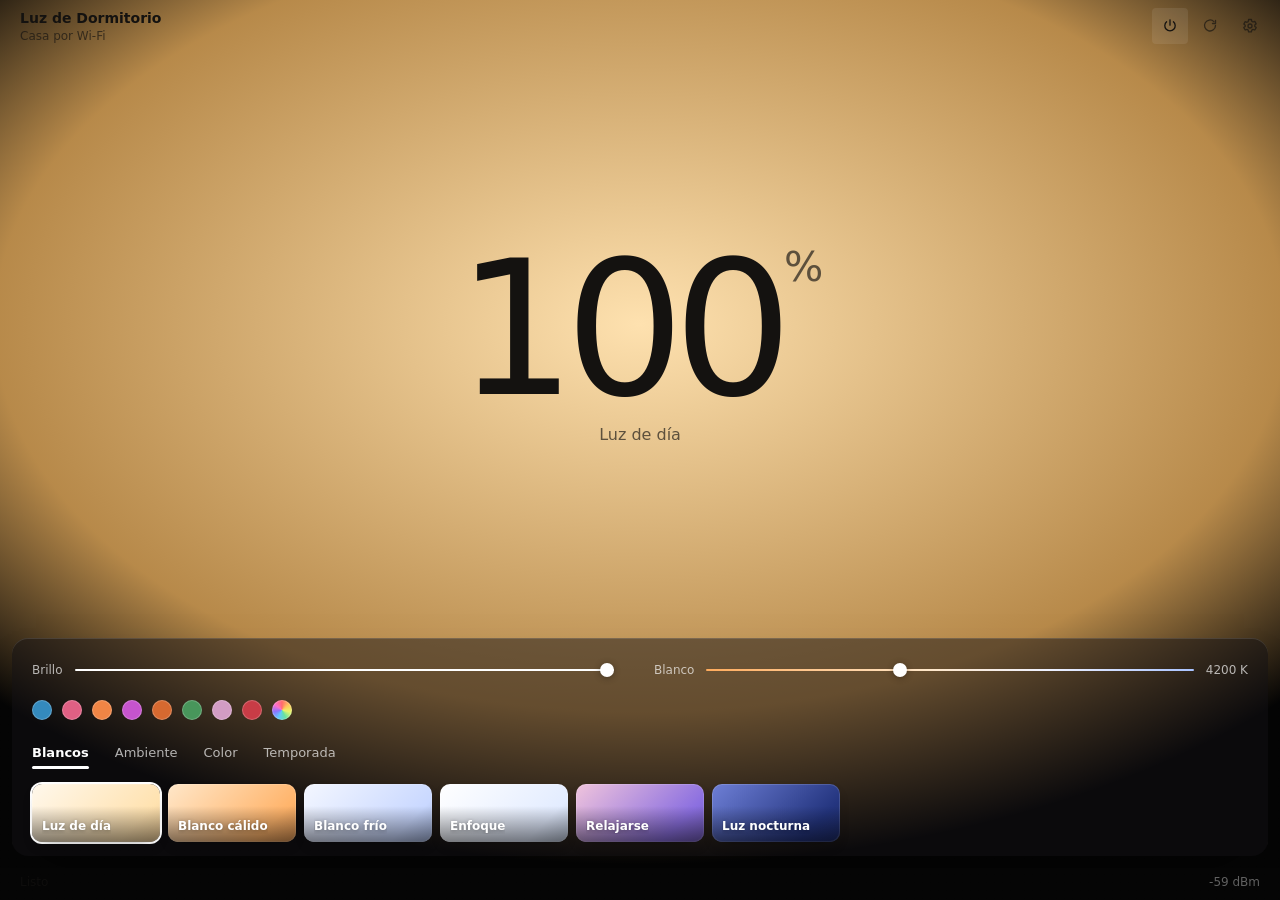
<file: ui/index.html>
<!DOCTYPE html>
<html lang="es">
  <head>
    <meta charset="UTF-8" />
    <meta name="viewport" content="width=device-width, initial-scale=1.0" />
    <title>WiZ Tray</title>
    <link rel="stylesheet" href="app.css" />
  </head>
  <body data-panel="home">
    <canvas class="light-canvas" id="lightCanvas" aria-hidden="true"></canvas>
    <div class="light-fallback" id="lightFallback" aria-hidden="true" hidden></div>
    <div class="app" data-panel="home">
      <header class="bar">
        <div class="bar__who">
          <span class="bar__name" id="deviceName">Mi foco</span>
          <span class="bar__via" id="backendChip">Casa por Wi-Fi</span>
        </div>
        <div class="bar__tools">
          <button class="iconbtn" id="powerBtn" title="Encender o apagar" aria-label="Encender o apagar" aria-pressed="false">
            <svg viewBox="0 0 16 16" aria-hidden="true"><path d="M8 1.8v5.4" /><path d="M4.6 3.8a5.2 5.2 0 1 0 6.8 0" /></svg>
          </button>
          <button class="iconbtn" id="refreshBtn" title="Leer el foco otra vez" aria-label="Actualizar">
            <svg viewBox="0 0 16 16" aria-hidden="true"><path d="M13.5 7.5a5.5 5.5 0 1 1-1.6-3.9" /><path d="M13.5 2.5v3h-3" /></svg>
          </button>
          <button class="iconbtn" id="settingsBtn" title="Ajustes" aria-label="Ajustes" aria-pressed="false">
            <span class="iconbtn__dot" id="updateDot" hidden></span>
            <svg viewBox="0 0 16 16" aria-hidden="true"><circle cx="8" cy="8" r="2" /><path d="M6.6 1.5h2.8l.4 1.8 1.2.7 1.8-.6 1.4 2.4-1.4 1.2v1.4l1.4 1.2-1.4 2.4-1.8-.6-1.2.7-.4 1.8H6.6l-.4-1.8-1.2-.7-1.8.6-1.4-2.4 1.4-1.2V7.3L1.8 6.1l1.4-2.4 1.8.6 1.2-.7z" /></svg>
          </button>
        </div>
      </header>

      <!-- La luz: todo este bloque toma el color y el brillo reales del foco. -->
      <section class="view view--home" data-view="home">
        <div class="light" id="lampBtn" role="slider" tabindex="0" aria-label="Brillo. Arrastra para cambiarlo, haz clic para encender o apagar"
          aria-valuemin="1" aria-valuemax="100" aria-valuenow="100">
          <span class="light__bloom" id="lightBloom" aria-hidden="true"></span>
          <div class="light__readout">
            <span class="light__value num"><span id="brightnessValue">100</span><span class="light__unit">%</span></span>
            <span class="light__scene" id="sceneName">Sin conexión</span>
          </div>
          <span class="light__hint" aria-hidden="true">Arrastra para atenuar, clic para apagar</span>
        </div>

        <div class="controls">
          <div class="lines">
            <label class="line">
              <span class="line__label">Brillo</span>
              <input id="brightness" class="slider" type="range" min="1" max="100" value="100" aria-label="Brillo" />
            </label>
            <label class="line">
              <span class="line__label">Blanco</span>
              <input id="temperature" class="slider slider--temp" type="range" min="2200" max="6500" step="50" value="4000" aria-label="Temperatura de color" />
              <span class="line__value num" id="temperatureValue">4000 K</span>
            </label>
          </div>

          <div class="colors" id="colorRow" aria-label="Colores"></div>

          <div class="tabs" id="sceneTabs" role="tablist" aria-label="Grupos de escenas">
            <span class="tabs__bar" id="tabsBar" aria-hidden="true"></span>
          </div>
          <div class="scenes-box">
            <span class="scene-mark" id="sceneMark" aria-hidden="true"></span>
            <div class="scenes" id="sceneGrid"></div>
          </div>
        </div>
      </section>

      <!-- Ajustes: rutinas y conexión en una sola vista. -->
      <section class="view view--settings" data-view="settings">
        <div class="settings">
          <h2 class="settings__title">Ajustes</h2>

          <h3 class="group">Conexión</h3>
          <div class="segmented" id="backendSwitch" role="group" aria-label="Origen de la conexión">
            <span class="segmented__pill" aria-hidden="true"></span>
            <button class="segmented__btn is-active" data-backend="local">En casa (Wi-Fi)</button>
            <button class="segmented__btn" data-backend="cloud">WiZ Cloud</button>
          </div>

          <div class="card" data-for="local">
            <div class="card__head">
              <div>
                <h4 class="card__title">Foco en tu red</h4>
                <p class="note" id="discoveryNote">Busco focos WiZ en tu red al abrir la app.</p>
              </div>
              <span class="chip" id="localState">Sin configurar</span>
            </div>
            <ul class="found" id="foundList"></ul>
            <div class="actions">
              <button class="btn" id="discoverBtn">Buscar otra vez</button>
            </div>
            <details class="more">
              <summary>Configurar a mano</summary>
              <div class="fields">
                <div class="field">
                  <label class="field__label" for="localIp">IP del foco</label>
                  <input id="localIp" class="input" type="text" placeholder="192.168.100.9" />
                </div>
                <div class="field">
                  <label class="field__label" for="localMac">MAC</label>
                  <input id="localMac" class="input" type="text" placeholder="a4:cf:e9:2b:71:08" />
                </div>
                <div class="field">
                  <label class="field__label" for="deviceNameInput">Nombre</label>
                  <input id="deviceNameInput" class="input" type="text" placeholder="Luz de Dormitorio" />
                </div>
              </div>
              <div class="actions">
                <button class="btn btn--primary" id="saveLocalBtn">Guardar</button>
              </div>
            </details>
          </div>

          <div class="card" data-for="cloud">
            <div class="card__head">
              <div>
                <h4 class="card__title">WiZ Cloud</h4>
                <p class="note">Controla el foco fuera de casa.</p>
              </div>
              <span class="chip" id="cloudState">Sin credenciales</span>
            </div>

            <ol class="steps">
              <li class="step" id="stepExport">
                <span class="step__n" aria-hidden="true"></span>
                <div class="step__body">
                  <span class="step__title">Elige el export de la app WiZ</span>
                  <span class="note">Rellena el foco y el hogar solo. El archivo se lee en este equipo y no sale de él.</span>
                  <div class="field__row">
                    <input id="localExport" class="input" type="text" placeholder="wiz-home.json" readonly />
                    <button class="btn" id="pickExportBtn">Elegir archivo</button>
                  </div>
                </div>
              </li>
              <li class="step" id="stepOauth">
                <span class="step__n" aria-hidden="true"></span>
                <div class="step__body">
                  <span class="step__title">Credenciales OAuth de la app WiZ</span>
                  <span class="note">Las de la propia app WiZ, no las de Google. Se cifran con DPAPI en tu perfil de Windows.</span>
                  <div class="fields" id="oauthFields">
                    <div class="field">
                      <label class="field__label" for="googleClientId">Google client ID</label>
                      <input id="googleClientId" class="input" type="text" autocomplete="off" />
                    </div>
                    <div class="field">
                      <label class="field__label" for="googleClientSecret">Google client secret</label>
                      <input id="googleClientSecret" class="input" type="password" autocomplete="off" />
                    </div>
                    <div class="field">
                      <label class="field__label" for="wizClientId">WiZ client ID</label>
                      <input id="wizClientId" class="input" type="text" autocomplete="off" />
                    </div>
                    <div class="field">
                      <label class="field__label" for="wizClientSecret">WiZ client secret</label>
                      <input id="wizClientSecret" class="input" type="password" autocomplete="off" />
                    </div>
                  </div>
                  <div class="actions">
                    <button class="btn" id="saveOauthBtn">Guardar credenciales</button>
                  </div>
                </div>
              </li>
              <li class="step" id="stepLogin">
                <span class="step__n" aria-hidden="true"></span>
                <div class="step__body">
                  <span class="step__title">Inicia sesión</span>
                  <span class="note">Se abre tu navegador. Al volver, la app ya controla el foco.</span>
                  <div class="actions">
                    <button class="btn btn--primary" id="loginCloudBtn">Iniciar sesión con Google</button>
                    <button class="btn btn--quiet" id="clearSessionBtn">Cerrar sesión</button>
                  </div>
                </div>
              </li>
            </ol>

            <details class="more">
              <summary>Datos del foco en Cloud</summary>
              <div class="fields">
                <div class="field">
                  <label class="field__label" for="cloudDeviceId">device_id</label>
                  <input id="cloudDeviceId" class="input" type="text" />
                </div>
                <div class="field">
                  <label class="field__label" for="cloudHomeId">home_id</label>
                  <input id="cloudHomeId" class="input" type="text" />
                </div>
                <div class="field">
                  <label class="field__label" for="cloudMac">MAC</label>
                  <input id="cloudMac" class="input" type="text" placeholder="a4:cf:e9:2b:71:08" />
                </div>
                <div class="field">
                  <label class="field__label" for="cloudMin">K mínimo</label>
                  <input id="cloudMin" class="input input--num" type="number" placeholder="2700" />
                </div>
                <div class="field">
                  <label class="field__label" for="cloudMax">K máximo</label>
                  <input id="cloudMax" class="input input--num" type="number" placeholder="6500" />
                </div>
              </div>
              <div class="actions">
                <button class="btn" id="saveCloudBtn">Guardar foco</button>
              </div>
            </details>
          </div>

          <h3 class="group">Rutinas</h3>
          <div class="card">
            <div class="card__head">
              <h4 class="card__title">Apagar en</h4>
              <span class="chip" id="timerChip">Sin programar</span>
            </div>
            <div class="presets" id="timerPresets">
              <button class="preset" data-minutes="15">15 min</button>
              <button class="preset" data-minutes="30">30 min</button>
              <button class="preset" data-minutes="60">1 h</button>
              <button class="preset" data-minutes="120">2 h</button>
              <input id="timerMinutes" class="input input--num" type="number" min="1" max="600" value="30" aria-label="Minutos" />
              <button class="btn btn--primary" id="timerStartBtn">Programar</button>
              <button class="btn btn--quiet" id="timerCancelBtn">Cancelar</button>
            </div>
          </div>

          <div class="card">
            <div class="card__head">
              <h4 class="card__title">Cada día</h4>
              <label class="switch">
                <input id="routineEnabled" type="checkbox" aria-label="Activar la rutina diaria" />
                <span class="switch__track"><span class="switch__dot"></span></span>
              </label>
            </div>
            <div class="field__row">
              <select id="routineAction" class="input" aria-label="Acción">
                <option value="off">Apagar</option>
                <option value="on">Encender</option>
                <option value="daylight">Encender con Luz de día</option>
              </select>
              <span class="note note--mid">a las</span>
              <input id="routineTime" class="input input--time" type="time" value="22:00" aria-label="Hora local" />
              <button class="btn btn--primary" id="routineSaveBtn">Guardar</button>
            </div>
            <p class="note" id="routineNote">Se aplica una vez al día, a la hora local de este equipo.</p>
          </div>

          <h3 class="group">Actualizaciones</h3>
          <div class="card" id="updateCard">
            <div class="card__head">
              <div>
                <h4 class="card__title">WiZ Tray <span class="num" id="appVersion"></span></h4>
                <p class="note" id="updateNote">Busco versiones nuevas al abrir la app.</p>
              </div>
              <span class="chip" id="updateChip">Sin comprobar</span>
            </div>
            <div class="progress" id="updateProgress" hidden><span id="updateBar"></span></div>
            <div class="actions">
              <button class="btn btn--primary" id="installUpdateBtn" hidden>Instalar y reiniciar</button>
              <button class="btn" id="checkUpdateBtn">Buscar actualizaciones</button>
            </div>
          </div>
        </div>
      </section>

      <footer class="status" id="status">
        <span class="status__text" id="statusText">Listo</span>
        <span class="status__error" id="errorText" role="alert"></span>
        <span class="status__stamp num" id="stamp"></span>
      </footer>
    </div>
    <script src="light.js"></script>
    <script src="app.js"></script>
  </body>
</html>
</file>
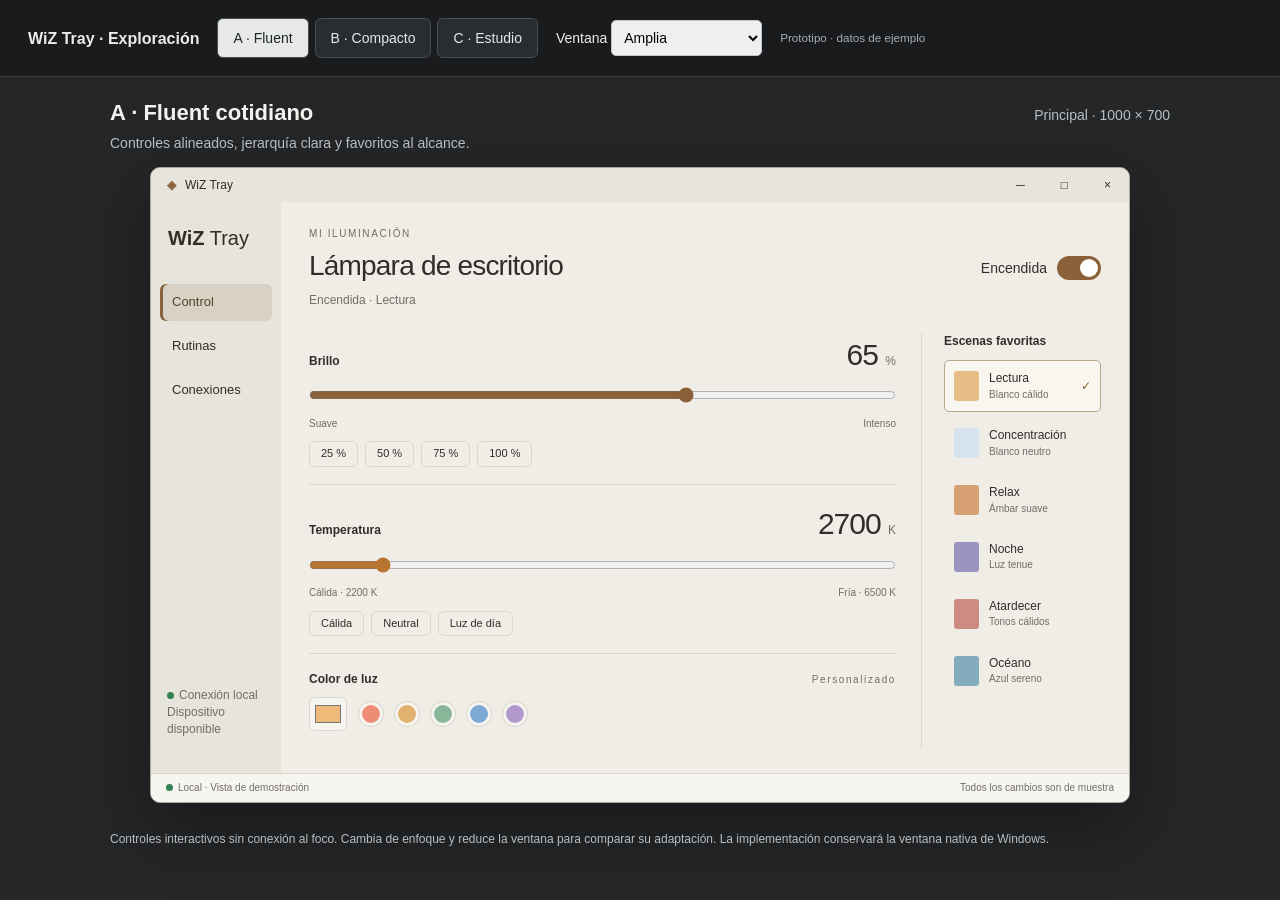
<file: docs/design-previews/index.html>
<!doctype html>
<html lang="es"><meta charset="utf-8"><meta name="viewport" content="width=device-width, initial-scale=1"><title>WiZ Tray · Tres direcciones</title>
<style>
*{box-sizing:border-box}body{margin:0;background:#d9dde3;color:#20242b;font:14px/1.45 'Segoe UI',sans-serif}button,input,select{font:inherit}button{cursor:pointer}button:focus-visible,input:focus-visible,select:focus-visible{outline:3px solid #3489dd;outline-offset:3px}button{color:inherit;border:1px solid var(--line,#cbd0d6);background:var(--surface,#fff);border-radius:6px;padding:9px 15px}button:hover{filter:brightness(.96)}.review{padding:18px 28px;background:#f9fafb;display:flex;align-items:center;gap:18px;flex-wrap:wrap;border-bottom:1px solid #c7ccd3}.review strong{font-size:16px}.review .choices{display:flex;gap:6px}.choices button[aria-pressed=true]{background:#202a35;color:white}.review small{color:#54606e}.review select{padding:8px;border:1px solid #bdc5ce;border-radius:5px}.intro{max-width:1100px;margin:22px auto 14px;padding:0 20px;display:flex;align-items:baseline;justify-content:space-between;gap:18px}.intro h1{font-size:21px;margin:0 0 4px}.intro p{margin:0;color:#52606d}.stage{padding:0 20px 28px}.window{--surface:#fff;--line:#dce0e5;--muted:#626b76;--accent:#0869b7;--ink:#20242b;background:#f6f7f9;max-width:1100px;margin:auto;border:1px solid #b4bbc5;border-radius:9px;box-shadow:0 16px 44px #303b4c26;overflow:hidden;color:var(--ink)}.titlebar{height:38px;display:flex;align-items:center;padding-left:16px;gap:9px;background:#eef0f4;font-size:12px}.appmark{color:var(--accent);font-weight:700}.caption{margin-left:auto;display:flex;height:100%;align-items:center}.caption span{padding:0 18px}.shell{display:grid;grid-template-columns:168px 1fr;min-height:580px}.nav{padding:25px 12px;background:#eef0f4;display:flex;flex-direction:column;gap:7px}.nav .brand{font-size:22px;font-weight:650;margin:0 10px 20px}.nav button{text-align:left;border:0;background:transparent}.nav button[aria-current=page]{background:#dce6ef;color:#075c9e;box-shadow:inset 3px 0 #0877cb}.nav .connection{margin-top:auto;padding:20px 10px;color:var(--muted);font-size:12px}.dot{display:inline-block;width:7px;height:7px;background:#328253;border-radius:50%;margin-right:5px}main{padding:28px 30px;min-width:0}.device{display:flex;justify-content:space-between;gap:16px;align-items:center;margin-bottom:26px}.eyebrow{font-size:12px;color:var(--muted)}h2{font-size:27px;letter-spacing:-.6px;margin:3px 0 5px;font-weight:650}p{margin:0}h3{font-size:15px;margin:0 0 17px;font-weight:600}.muted{color:var(--muted)}.power{display:flex;gap:10px;align-items:center;white-space:nowrap}.switch{width:44px;height:24px;padding:3px;border:0;border-radius:20px;background:var(--accent)}.switch:after{content:'';display:block;width:18px;height:18px;border-radius:50%;background:white;margin-left:20px}.switch[aria-checked=false]{background:#818894}.switch[aria-checked=false]:after{margin-left:0}.workspace{display:grid;grid-template-columns:minmax(0,1fr) 238px;gap:24px}.adjustments{min-width:0}.control{padding:20px 0;border-top:1px solid var(--line)}.control:first-child{border:0;padding-top:0}.labelrow{display:flex;justify-content:space-between;align-items:baseline;margin-bottom:15px;gap:10px}.labelrow label{font-weight:600}.labelrow output{font-size:23px;font-weight:600;font-variant-numeric:tabular-nums}.labelrow output small{font-size:13px;font-weight:400;color:var(--muted)}input[type=range]{width:100%;accent-color:var(--accent);height:22px;margin:0}.ends{display:flex;justify-content:space-between;color:var(--muted);font-size:12px;margin-top:5px}.presets{display:flex;gap:7px;flex-wrap:wrap;margin-top:16px}.presets button{padding:6px 13px;font-size:12px}.temperature input{accent-color:#b77530}.colorrow{display:flex;gap:10px;align-items:center}.colorrow input[type=color]{width:38px;height:34px;border:1px solid var(--line);padding:3px;border-radius:6px;background:var(--surface)}.swatch{width:25px;height:25px;padding:0;border-radius:50%;background:var(--color);border:3px solid var(--surface);outline:1px solid var(--line)}.scenes{border-left:1px solid var(--line);padding-left:24px}.scene-list{display:grid;gap:8px}.scene{display:flex;align-items:center;text-align:left;gap:12px;padding:12px;border:1px solid transparent;background:transparent}.scene[aria-pressed=true]{border-color:var(--accent);background:var(--surface)}.chip{width:28px;height:28px;background:var(--color);border-radius:7px;flex-shrink:0}.scene small{display:block;color:var(--muted);font-size:11px}.scene .check{margin-left:auto;color:var(--accent)}.status{font-size:12px;padding:9px 16px;border-top:1px solid var(--line);display:flex;justify-content:space-between;gap:12px;color:var(--muted);background:var(--surface)}.secondary{display:none}.secondary h2{margin-bottom:22px}.setting{padding:18px 0;border-top:1px solid var(--line);display:flex;justify-content:space-between;align-items:center;gap:15px}.notice{padding:14px 16px;background:var(--surface);border:1px solid var(--line);border-radius:6px;margin-top:24px;color:var(--muted)}.compact{max-width:490px;--accent:#327557;background:#faf9f6}.compact .titlebar{background:#f0efea}.compact .shell{display:block;min-height:0}.compact .nav{padding:6px 20px;flex-direction:row;background:#f0efea;border-bottom:1px solid var(--line)}.compact .nav .brand,.compact .connection{display:none}.compact .nav button[aria-current=page]{box-shadow:inset 0 -3px var(--accent);background:transparent;color:var(--accent)}.compact main{padding:24px}.compact h2{font-size:25px}.compact .device{margin-bottom:22px}.compact .workspace{display:block}.compact .scenes{border-left:0;padding:18px 0 0;border-top:1px solid var(--line)}.compact .scene-list{grid-template-columns:repeat(3,minmax(0,1fr));gap:7px}.compact .scene{padding:10px 5px;flex-direction:column;gap:7px;text-align:center;font-size:12px}.compact .scene small,.compact .scene .check{display:none}.compact .chip{width:27px;height:20px}.compact .control{padding:17px 0}.compact .labelrow{margin-bottom:8px}.compact .presets{margin-top:8px}.compact .status > span:last-child{display:none}.studio{--surface:#262829;--line:#414444;--muted:#b4b8b7;--accent:#e9b878;--ink:#f1f2ef;background:#202222}.studio .titlebar,.studio .nav{background:#191b1b}.studio .shell{display:block}.studio .nav{flex-direction:row;padding:12px 24px;border-bottom:1px solid var(--line);align-items:center}.studio .nav .brand{margin:0 auto 0 0;font-size:18px}.studio .nav .connection{display:none}.studio .nav button[aria-current=page]{box-shadow:inset 0 -2px var(--accent);background:transparent;color:var(--accent)}.studio main{padding:28px 32px}.studio .workspace{grid-template-columns:310px minmax(0,1fr);gap:36px}.studio .scenes{grid-column:1;grid-row:1;border:0;padding:0}.studio .adjustments{grid-column:2;grid-row:1;padding-left:30px;border-left:1px solid var(--line)}.studio .scene-list{grid-template-columns:1fr 1fr;gap:10px}.studio .scene{border:1px solid var(--line);background:var(--surface);min-height:100px;flex-direction:column;align-items:flex-start}.studio .scene[aria-pressed=true]{border-color:var(--accent);background:#363129}.studio .scene .check{display:none}.studio .scene small{font-size:12px}.studio .chip{height:8px;width:100%;border-radius:3px}.studio button:hover{filter:brightness(1.14)}.studio .switch:after{background:#202222}.studio .status{background:#191b1b}.studio h2{font-size:30px}.studio .labelrow output{color:var(--accent)}.footer{max-width:1100px;margin:0 auto;padding:0 20px 24px;font-size:12px;color:#55616e}.window.narrow{max-width:600px}.window.narrow .shell{display:block}.window.narrow .nav{flex-direction:row;padding:8px 15px;border-bottom:1px solid var(--line)}.window.narrow .brand,.window.narrow .connection{display:none}.window.narrow main{padding:22px}.window.narrow .workspace{display:flex;flex-direction:column;gap:20px}.window.narrow .scenes{border:0;border-top:1px solid var(--line);padding:18px 0 0}.window.narrow .scene-list{grid-template-columns:repeat(3,minmax(0,1fr))}.window.narrow .scene{padding:9px 6px;font-size:12px;flex-direction:column;align-items:center;text-align:center;min-height:0}.window.narrow .scene small,.window.narrow .check{display:none}.window.narrow .adjustments{padding:0;border:0}.window.narrow.studio .scenes{order:-1}.window.narrow.studio .scene-list{display:flex;overflow:auto;padding:3px}.window.narrow.studio .scene{min-width:100px}.window.narrow.studio .chip{height:6px}.window.narrow .status > span:last-child{display:none}@media(max-width:760px){.review{padding:14px;gap:10px}.intro{display:block}.intro p{margin-top:7px}.stage{padding:0 10px 20px}.shell{display:block}.nav{flex-direction:row;padding:8px 14px}.nav .brand,.nav .connection{display:none}main,.studio main{padding:20px}.workspace,.studio .workspace{display:flex;flex-direction:column;gap:20px}.scenes{border:0;border-top:1px solid var(--line);padding:18px 0 0}.scene-list{grid-template-columns:repeat(3,minmax(0,1fr))}.scene{flex-direction:column;padding:9px 4px;text-align:center;font-size:12px}.scene small,.scene .check{display:none}.studio .adjustments{padding:0;border:0}.studio .scenes{order:-1}.studio .scene-list{display:flex;overflow:auto}.studio .scene{min-width:100px;min-height:65px}.studio .nav{padding:8px}.studio .nav .brand{display:none}h2,.studio h2{font-size:23px}.power{font-size:12px}.status > span:last-child{display:none}}@media(forced-colors:active){.chip,.swatch{border:2px solid ButtonText}.switch{border:2px solid ButtonText}.scene[aria-pressed=true]{outline:2px solid Highlight}}
/* Second exploration: fitted desktop tools, stronger material and type hierarchy. */
body{background:#242628}.review{background:#191b1d;color:#ececea;border-color:#3a3d40}.review small{color:#a6adb4}.review button{background:#292d31;color:#e5e8eb;border-color:#484e54}.choices button[aria-pressed=true]{background:#e7e9e8;color:#202628}.intro{color:#f3f2ed;margin-top:20px}.intro p,.intro .muted,.footer{color:#b8bec2}.intro h1{font-size:22px}.window{max-width:980px;--surface:#f7f5ef;--line:#d9d6ce;--muted:#706e67;--accent:#8a6138;--ink:#302e28;background:#efede6;border-color:#aaa69d;box-shadow:0 24px 70px #0005;border-radius:10px}.titlebar{height:34px;background:#e7e4db}.shell{min-height:470px;grid-template-columns:130px 1fr}.nav{background:#e7e4db;padding:22px 9px}.nav .brand{font-size:20px;margin:0 8px 24px}.nav button{font-size:13px;padding:9px 12px}.nav button[aria-current=page]{background:#d9d2c4;box-shadow:inset 3px 0 #88633d;color:#55432e}.nav .connection{padding:12px 7px}main{padding:25px 28px}.device{margin-bottom:24px}.eyebrow{letter-spacing:1.6px;font-size:10px}h2{font-size:28px;font-weight:500;letter-spacing:-.8px;margin:4px 0 5px}.device p{font-size:12px}.workspace{grid-template-columns:minmax(0,1fr) 180px;gap:25px}.control{padding:17px 0}.labelrow{margin-bottom:8px}.labelrow label{font-size:12px}.labelrow output{font-size:30px;font-weight:400;letter-spacing:-1px}.labelrow output small{font-size:12px;letter-spacing:0}.presets{margin-top:10px}.presets button{background:transparent;font-size:11px;padding:4px 11px;border-color:var(--line)}.ends{font-size:10px}.scenes{padding-left:22px}.scenes h3{font-size:12px;margin-bottom:10px}.scene-list{gap:5px}.scene{padding:9px;gap:10px;font-size:12px;border-radius:5px}.chip{width:25px;height:30px;border-radius:3px}.scene small{font-size:10px}.scene[aria-pressed=true]{background:#f8f6ef;border-color:#b9a78c}.status{padding:7px 15px;font-size:10px}.colorrow{gap:12px}.swatch{width:24px;height:24px}.window.compact{max-width:540px;--surface:#252a2c;--line:#394245;--muted:#a6b2b3;--accent:#b8d9ca;--ink:#f0f3ec;background:#1c2325}.compact .titlebar{background:#151c1e}.compact .nav{padding:5px 18px;background:#151c1e}.compact .nav button{font-size:12px;color:#a8b4b5}.compact .nav button[aria-current=page]{color:#d1e9dc}.compact main{padding:20px 26px}.compact h2{font-size:26px}.compact .device{margin-bottom:18px}.compact .control{padding:12px 0}.compact .control:first-child{padding-top:0}.compact .workspace{display:grid;grid-template-columns:minmax(0,1fr) 130px;gap:20px}.compact .scenes{border-top:0;border-left:1px solid var(--line);padding:0 0 0 18px}.compact .scene-list{grid-template-columns:1fr;gap:4px}.compact .scene{flex-direction:row;text-align:left;padding:8px 5px;gap:8px;font-size:11px}.compact .chip{width:14px;height:22px}.compact .scene[aria-pressed=true]{background:#303c3a;border-color:#75988a}.compact .labelrow output{font-size:31px}.compact .power{font-size:11px}.compact .power>span{display:none}.compact .switch:after{background:#192422}.compact .presets{gap:4px}.compact .presets button{padding:4px 7px}.compact .ends{font-size:9px}.compact .colorrow{gap:8px;flex-wrap:wrap}.compact .colorrow input[type=color]{width:30px}.compact .swatch{width:21px;height:21px;border-color:#252a2c}.compact .status{background:#151c1e}.compact .temperature input{accent-color:#d5b68b}.compact .scene small{display:none}.studio{max-width:1000px;--surface:#303136;--line:#45464c;--muted:#a9a9b2;--accent:#d8bbff;--ink:#f1eef8;background:#25262b}.studio .titlebar{background:#1c1d21}.studio .nav{background:#1c1d21;padding:9px 26px}.studio .nav .brand{font-size:18px}.studio .nav button{font-size:12px}.studio main{padding:23px 28px}.studio h2{font-size:28px;font-weight:500}.studio .device{margin-bottom:25px}.studio .workspace{grid-template-columns:290px minmax(0,1fr);gap:27px}.studio .adjustments{padding-left:27px}.studio .scene-list{gap:8px}.studio .scene{min-height:85px;padding:12px;gap:10px;font-size:12px}.studio .scene .chip{height:24px;width:24px;border-radius:50%}.studio .scene[aria-pressed=true]{background:#40374d;border-color:#bca0dc}.studio .scene small{font-size:10px}.studio .control{padding:13px 0}.studio .labelrow output{color:#eee6fb;font-size:30px}.studio .status{background:#1c1d21}.studio .switch:after{background:#292330}.window.narrow .scene-list{grid-template-columns:repeat(3,minmax(0,1fr))}.window.narrow main{padding:20px}.window.narrow .control{padding:12px 0}.window.narrow .device{margin-bottom:18px}.window.narrow.compact .workspace{display:grid;grid-template-columns:minmax(0,1fr) 125px}.window.narrow.compact .scenes{padding:0 0 0 15px;border-top:0;border-left:1px solid var(--line)}.window.narrow.compact .scene-list{grid-template-columns:1fr}.window.narrow.compact .scene{flex-direction:row;text-align:left}.window.narrow.studio .scene{min-width:90px}.window.narrow.studio .scene .chip{width:18px;height:18px}.window.narrow .power>span{display:none}@media(max-width:760px){.shell{min-height:0}.device h2{font-size:24px}.workspace{gap:15px}.scenes{padding-left:0}.compact .workspace{display:grid;grid-template-columns:minmax(0,1fr) 125px}.compact .scenes{padding-left:15px}.compact .scene-list{display:grid;grid-template-columns:1fr}.compact .scene{flex-direction:row}.studio .scene{min-height:67px;gap:8px}.studio .scene .chip{width:18px;height:18px}.studio .workspace{gap:17px}.intro{margin-top:15px}.intro h1{font-size:19px}.intro p{font-size:12px}.intro #sizing{font-size:11px}.review{padding:12px}.review strong{font-size:13px}.review button{padding:7px 10px}.window .power>span{display:none}.status{font-size:10px}}
</style>
<div class="review"><strong>WiZ Tray · Exploración</strong><div class="choices" aria-label="Dirección visual"><button data-mode="fluent">A · Fluent</button><button data-mode="compact">B · Compacto</button><button data-mode="studio">C · Estudio</button></div><label>Ventana <select id="size"><option value="wide">Amplia</option><option value="narrow">Reducida · 600 px</option></select></label><small>Prototipo · datos de ejemplo</small></div>
<div class="intro"><div><h1 id="concept"></h1><p id="description"></p></div><span id="sizing" class="muted"></span></div>
<div class="stage"><section class="window" id="window" aria-label="Vista previa de WiZ Tray"><div class="titlebar"><span class="appmark">◈</span> WiZ Tray <div class="caption" aria-hidden="true"><span>─</span><span>□</span><span>×</span></div></div><div class="shell"><nav class="nav" aria-label="Aplicación"><div class="brand">WiZ<span style="font-weight:350"> Tray</span></div><button data-page="control" aria-current="page">Control</button><button data-page="routines">Rutinas</button><button data-page="connections">Conexiones</button><div class="connection"><span class="dot"></span>Conexión local<br>Dispositivo disponible</div></nav><main><div id="control"><header class="device"><div><div class="eyebrow">MI ILUMINACIÓN</div><h2>Lámpara de escritorio</h2><p class="muted" id="lightstate">Encendida · Lectura</p></div><div class="power"><span id="powerlabel">Encendida</span><button class="switch" role="switch" aria-label="Encender luz" aria-checked="true" id="power"></button></div></header><div class="workspace"><div class="adjustments"><section class="control"><div class="labelrow"><label for="brightness">Brillo</label><output id="brightnessvalue">65 <small>%</small></output></div><input id="brightness" type="range" min="1" max="100" value="65"><div class="ends"><span>Suave</span><span>Intenso</span></div><div class="presets"><button data-bright="25">25 %</button><button data-bright="50">50 %</button><button data-bright="75">75 %</button><button data-bright="100">100 %</button></div></section><section class="control temperature"><div class="labelrow"><label for="temperature">Temperatura</label><output id="temperaturevalue">2700 <small>K</small></output></div><input id="temperature" type="range" min="2200" max="6500" step="100" value="2700"><div class="ends"><span>Cálida · 2200 K</span><span>Fría · 6500 K</span></div><div class="presets"><button data-temp="2700">Cálida</button><button data-temp="4000">Neutral</button><button data-temp="6500">Luz de día</button></div></section><section class="control"><div class="labelrow"><label for="color">Color de luz</label><span class="eyebrow">Personalizado</span></div><div class="colorrow"><input type="color" id="color" value="#edba79" aria-label="Elegir color"><button class="swatch" style="--color:#ef8c76" data-color="#ef8c76" aria-label="Coral"></button><button class="swatch" style="--color:#e2b16f" data-color="#e2b16f" aria-label="Ámbar"></button><button class="swatch" style="--color:#88b699" data-color="#88b699" aria-label="Verde"></button><button class="swatch" style="--color:#7da9d4" data-color="#7da9d4" aria-label="Azul"></button><button class="swatch" style="--color:#b199ce" data-color="#b199ce" aria-label="Lavanda"></button></div></section></div><aside class="scenes"><h3>Escenas favoritas</h3><div class="scene-list" id="scenelist"></div></aside></div></div><section id="routines" class="secondary"><div class="eyebrow">AUTOMATIZACIÓN</div><h2>Rutinas</h2><div class="setting"><div><h3>Apagado gradual</h3><p class="muted">Reduce la luz antes de apagarla.</p></div><button class="demoaction">Iniciar · 15 min</button></div><div class="setting"><div><h3>Recordatorio de descanso</h3><p class="muted">Una pausa durante tu jornada.</p></div><button class="demoaction">Configurar</button></div><p class="notice">Superficie de demostración. No se programan rutinas reales.</p></section><section id="connections" class="secondary"><div class="eyebrow">CONFIGURACIÓN</div><h2>Conexiones</h2><div class="setting"><div><h3><span class="dot"></span>Local</h3><p class="muted">Control del foco desde tu red doméstica.</p></div><button class="demoaction">Configurar Local</button></div><div class="setting"><div><h3>WiZ Cloud</h3><p class="muted">Conecta tu cuenta para control remoto.</p></div><button class="demoaction">Configurar Cloud</button></div><p class="notice">El asistente real abre el navegador y protege las credenciales localmente.</p></section></main></div><footer class="status"><span><span class="dot"></span><span id="feedback" role="status">Local · Vista de demostración</span></span><span>Todos los cambios son de muestra</span></footer></section></div>
<p class="footer">Controles interactivos sin conexión al foco. Cambia de enfoque y reduce la ventana para comparar su adaptación. La implementación conservará la ventana nativa de Windows.</p>
<script>
const $=s=>document.querySelector(s),all=s=>[...document.querySelectorAll(s)];const concepts={fluent:['A · Fluent cotidiano','Controles alineados, jerarquía clara y favoritos al alcance.','Principal · 1000 × 700'],compact:['B · Utilidad compacta','Abrir, ajustar la luz y volver a lo que estabas haciendo.','Utilidad · 480 × 660'],studio:['C · Estudio de luz','Las escenas primero; ajustes de precisión junto a cada ambiente.','Principal · 1100 × 720']};let mode='fluent',scene='Lectura';const scenes=[['Lectura','Blanco cálido','#e6bd87'],['Concentración','Blanco neutro','#d7e3ec'],['Relax','Ámbar suave','#d7a073'],['Noche','Luz tenue','#9a95be'],['Atardecer','Tonos cálidos','#cc8c82'],['Océano','Azul sereno','#83acbc']];$('#scenelist').innerHTML=scenes.map(([name,sub,color])=>`<button class="scene" data-scene="${name}" aria-pressed="${name===scene}"><span class="chip" style="--color:${color}"></span><span>${name}<small>${sub}</small></span><span class="check">${name===scene?'✓':''}</span></button>`).join('');function setMode(next){mode=concepts[next]?next:'fluent';$('#window').className='window '+mode+($('#size').value==='narrow'?' narrow':'');const [title,desc,size]=concepts[mode];$('#concept').textContent=title;$('#description').textContent=desc;$('#sizing').textContent=size;all('[data-mode]').forEach(b=>b.setAttribute('aria-pressed',b.dataset.mode===mode));history.replaceState(null,'','#'+mode)}all('[data-mode]').forEach(b=>b.onclick=()=>setMode(b.dataset.mode));$('#size').onchange=()=>setMode(mode);function feedback(text){$('#feedback').textContent=text+' · Muestra'}function updateRange(id,unit){$('#'+id+'value').innerHTML=$('#'+id).value+' <small>'+unit+'</small>';feedback('Ajuste actualizado')}$('#brightness').oninput=()=>updateRange('brightness','%');$('#temperature').oninput=()=>updateRange('temperature','K');all('[data-bright]').forEach(b=>b.onclick=()=>{$('#brightness').value=b.dataset.bright;updateRange('brightness','%')});all('[data-temp]').forEach(b=>b.onclick=()=>{$('#temperature').value=b.dataset.temp;updateRange('temperature','K')});function powerState(){let on=$('#power').getAttribute('aria-checked')==='true';$('#powerlabel').textContent=on?'Encendida':'Apagada';$('#lightstate').textContent=(on?'Encendida':'Apagada')+' · '+scene}$('#power').onclick=()=>{$('#power').setAttribute('aria-checked',$('#power').getAttribute('aria-checked')!=='true');powerState();feedback('Estado actualizado')};all('[data-scene]').forEach(b=>b.onclick=()=>{scene=b.dataset.scene;all('[data-scene]').forEach(x=>{let selected=x===b;x.setAttribute('aria-pressed',selected);x.querySelector('.check').textContent=selected?'✓':''});powerState();feedback('Escena '+scene+' seleccionada')});all('[data-color]').forEach(b=>b.onclick=()=>{$('#color').value=b.dataset.color;feedback('Color seleccionado')});$('#color').oninput=()=>feedback('Color personalizado');all('[data-page]').forEach(b=>b.onclick=()=>{all('[data-page]').forEach(x=>x.setAttribute('aria-current',x===b?'page':'false'));['control','routines','connections'].forEach(id=>$('#'+id).style.display=id===b.dataset.page?'block':'none');feedback('Vista '+b.textContent)});all('.demoaction').forEach(b=>b.onclick=()=>feedback('Acción de demostración'));setMode(location.hash.slice(1));
</script></html>
</file>
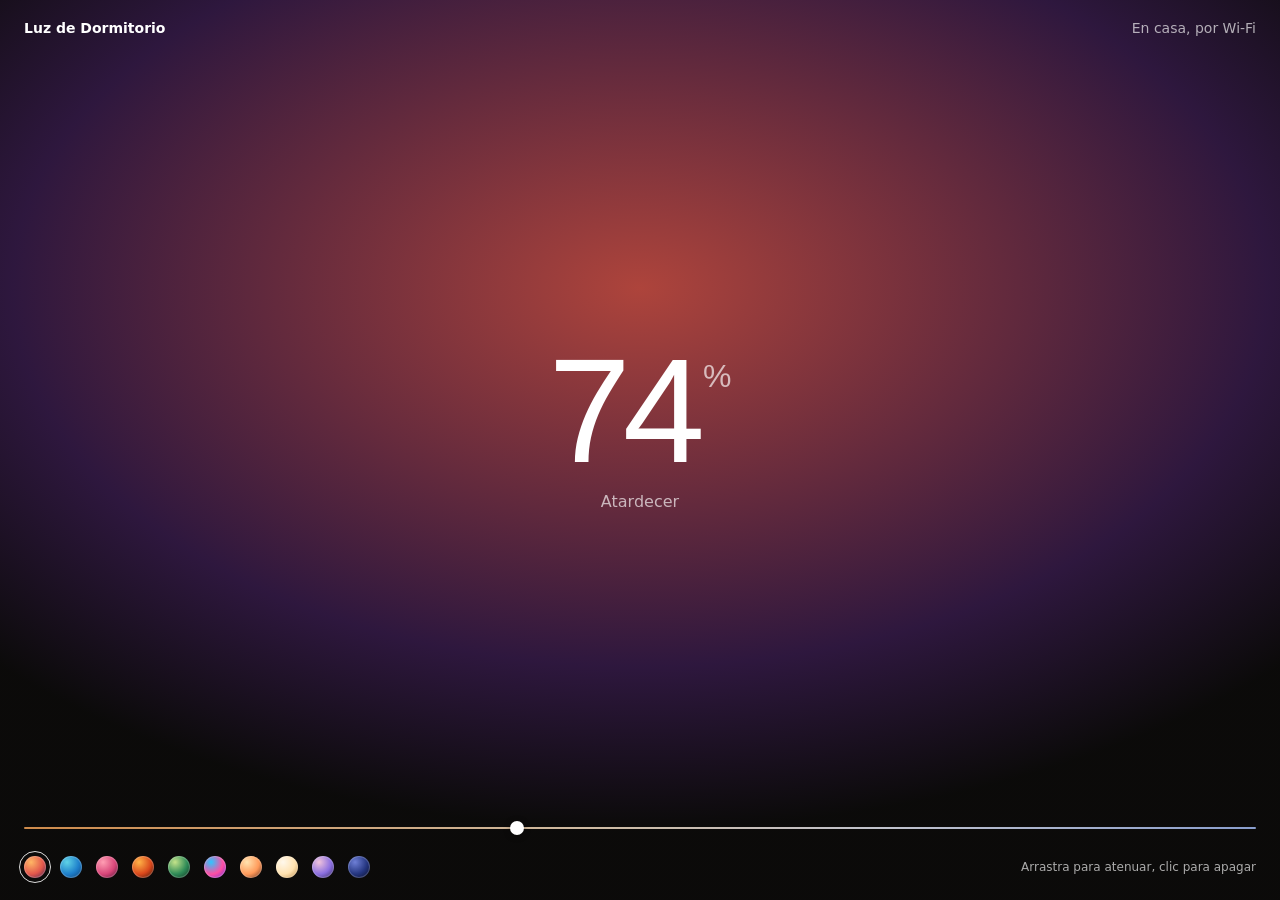
<file: docs/design-previews/v5/index.html>
<!DOCTYPE html>
<html lang="es">
<head>
<meta charset="UTF-8" />
<title>WiZ Tray · Luz (prototipo WebGPU)</title>
<style>
  /* Minimalista: un shader WebGPU pinta cada escena con su paleta y su bucle; la interfaz es tipografía y puntos. */
  * { box-sizing: border-box; }
  html, body { margin: 0; height: 100%; background: #0c0b0a; overflow: hidden; }
  body {
    --ink: #fff; --ink-2: rgba(255,255,255,.66); --ease: cubic-bezier(0,0,0,1);
    color: var(--ink);
    font: 14px/20px "Segoe UI Variable Text", "Segoe UI", system-ui, sans-serif;
    -webkit-font-smoothing: antialiased; user-select: none;
  }
  body.light-ink { --ink: #17120c; --ink-2: rgba(23,18,12,.62); }
  canvas, .fallback { position: fixed; inset: 0; width: 100%; height: 100%; }
  .fallback { background: radial-gradient(70% 60% at 50% 32%, var(--c1, #e2574c), var(--c0, #3a1c4f) 70%, #0c0b0a); opacity: var(--p, 1); transition: opacity .5s var(--ease); }
  .ui { position: relative; display: grid; grid-template-rows: auto 1fr auto; height: 100%; padding: 18px 24px 22px; cursor: pointer; touch-action: none; }
  header { display: flex; justify-content: space-between; align-items: baseline; color: var(--ink-2); transition: color .4s; }
  header b { color: var(--ink); font-weight: 600; transition: color .4s; }
  .read { align-self: center; justify-self: center; text-align: center; transition: color .4s; }
  .num { display: flex; justify-content: center; font: 200 148px/0.9 "Segoe UI Variable Display", "Segoe UI", sans-serif; letter-spacing: -.055em; font-variant-numeric: tabular-nums; }
  .num small { font-size: 32px; font-weight: 300; margin: 18px 0 0 6px; letter-spacing: 0; color: var(--ink-2); }
  .scene { margin-top: 14px; color: var(--ink-2); font-size: 16px; }
  .scene span { display: inline-block; animation: name-in .45s var(--ease); }
  @keyframes name-in { from { opacity: 0; transform: translateY(6px); filter: blur(4px); } }
  body.off .num { font-size: 56px; }
  footer { display: grid; gap: 18px; }
  .temp { position: relative; height: 20px; cursor: ew-resize; }
  .temp::before { content: ""; position: absolute; left: 0; right: 0; top: 9px; height: 2px; border-radius: 1px; background: linear-gradient(90deg, #ffab5c, #ffe6c7 45%, #eef1ff 70%, #a9c3ff); opacity: .8; }
  .temp i { position: absolute; top: 3px; left: var(--t, 40%); width: 14px; height: 14px; margin-left: -7px; border-radius: 50%; background: #fff; box-shadow: 0 1px 6px rgba(0,0,0,.35); transition: transform .2s var(--ease); }
  .temp:hover i { transform: scale(1.25); }
  .scenes { display: flex; gap: 14px; align-items: center; }
  /* Cada punto es la paleta de su escena, en el mismo orden sombra → cuerpo → luz que usa el shader. */
  .scenes button { position: relative; width: 22px; height: 22px; padding: 0; border: 0; border-radius: 50%; background: radial-gradient(circle at 32% 28%, var(--c2), var(--c1) 55%, var(--c0)); cursor: pointer; box-shadow: inset 0 0 0 1px rgba(255,255,255,.2); transition: transform .25s var(--ease); }
  .scenes button:hover { transform: scale(1.18); }
  .scenes button.on::after { content: ""; position: absolute; inset: -5px; border-radius: 50%; border: 1.5px solid var(--ink); opacity: .85; animation: ring .35s var(--ease); }
  .scenes button:focus-visible { outline: 2px solid var(--ink); outline-offset: 4px; }
  .scenes .hint { margin-left: auto; color: var(--ink-2); font-size: 12px; transition: color .4s; }
  @keyframes ring { from { transform: scale(.6); opacity: 0; } }
  .fps { position: fixed; right: 10px; top: 4px; font-size: 11px; color: rgba(255,255,255,.3); }
  @media (prefers-reduced-motion: reduce) { * { transition-duration: .01ms !important; animation-duration: .01ms !important; } }
</style>
</head>
<body>
<div class="fallback" id="fallback" hidden></div>
<canvas id="gl"></canvas>
<div class="ui" id="ui">
  <header><b>Luz de Dormitorio</b><span>En casa, por Wi-Fi</span></header>
  <div class="read">
    <div class="num"><span id="num">74</span><small id="unit">%</small></div>
    <div class="scene" id="scene"><span>Atardecer</span></div>
  </div>
  <footer>
    <div class="temp" id="temp"><i></i></div>
    <div class="scenes" id="scenes"><span class="hint">Arrastra para atenuar, clic para apagar</span></div>
  </footer>
</div>
<div class="fps" id="fps"></div>
<script type="module">
/* Sistema de escenas. Cada una: paleta sombra / cuerpo / luz y un bucle.
   Bucles (periodo en segundos, cierran sin corte):
   0 quieta · 1 oleaje · 2 ocaso · 3 latido · 4 brasa · 5 follaje · 6 fiesta · 7 amanecer */
const SCENES = [
  { name: "Atardecer",    pal: ["#3a1c4f", "#e2574c", "#ffb765"], loop: 2, period: 24 },
  { name: "Océano",       pal: ["#0b3b6e", "#1e7fcb", "#5fd3e6"], loop: 1, period: 18 },
  { name: "Romance",      pal: ["#4a1030", "#d9467a", "#ff9eb3"], loop: 3, period: 5 },
  { name: "Chimenea",     pal: ["#2a0e05", "#d9481c", "#ffb347"], loop: 4, period: 1 },
  { name: "Bosque",       pal: ["#0e2a1c", "#2e8b57", "#c4e38a"], loop: 5, period: 20 },
  { name: "Fiesta",       pal: ["#6a2bd9", "#ff4fa3", "#2ec5ff"], loop: 6, period: 9 },
  { name: "Despertar",    pal: ["#5a2a1a", "#ff9a5a", "#ffe3b0"], loop: 7, period: 30 },
  { name: "Luz de día",   pal: ["#b88a4a", "#ffe2b0", "#fff8ec"], loop: 0, period: 1 },
  { name: "Relajarse",    pal: ["#2b2350", "#8b6fe0", "#f0c4dc"], loop: 0, period: 1 },
  { name: "Luz nocturna", pal: ["#070b22", "#24357f", "#6e7fd6"], loop: 0, period: 1 },
];
const $ = (id) => document.getElementById(id);
const reduce = matchMedia("(prefers-reduced-motion: reduce)").matches;

// sRGB → lineal: el shader mezcla en OKLab a partir de valores lineales.
const lin = (v) => (v <= 0.04045 ? v / 12.92 : ((v + 0.055) / 1.055) ** 2.4);
const hexLin = (h) => [1, 3, 5].map((i) => lin(parseInt(h.slice(i, i + 2), 16) / 255));
const lerp = (a, b, k) => a.map((v, i) => v + (b[i] - v) * k);

/* El estado "actual" persigue al "objetivo"; al cambiar de escena se funden dos bucles. */
let scene = SCENES[0];
const now = { pal: scene.pal.map(hexLin), power: 0 };
const want = { pal: scene.pal.map(hexLin), power: 0.74 };
let loop = scene.loop, prevLoop = scene.loop, period = scene.period, prevPeriod = scene.period, blend = 1;
let on = true, brightness = 74, igniteAt = -10, igniteOrigin = [0.5, 0.32], shown = 0;

/* ---------- WebGPU ---------- */
const WGSL = /* wgsl */ `
struct U { res: vec2f, time: f32, power: f32, c0: vec4f, c1: vec4f, c2: vec4f,
           ign: vec2f, igt: f32, blend: f32, mode: f32, prev: f32, per: f32, pper: f32 };
@group(0) @binding(0) var<uniform> u: U;
const TAU = 6.2831853;
@vertex fn vs(@builtin(vertex_index) i: u32) -> @builtin(position) vec4f {
  let p = vec2f(f32((i << 1u) & 2u), f32(i & 2u));
  return vec4f(p * 2.0 - 1.0, 0.0, 1.0);
}
fn hash(p: vec2f) -> f32 { return fract(sin(dot(p, vec2f(127.1, 311.7))) * 43758.5453); }
fn noise(p: vec2f) -> f32 {
  let i = floor(p); let f = fract(p); let s = f * f * (3.0 - 2.0 * f);
  return mix(mix(hash(i), hash(i + vec2f(1, 0)), s.x), mix(hash(i + vec2f(0, 1)), hash(i + vec2f(1, 1)), s.x), s.y);
}
fn fbm(p0: vec2f) -> f32 { var p = p0; var a = 0.5; var v = 0.0; for (var k = 0; k < 3; k++) { v += a * noise(p); p *= 2.03; a *= 0.5; } return v; }
// OKLab: mezclar aquí evita que el paso entre dos tonos se ensucie de gris.
fn toLab(c: vec3f) -> vec3f {
  let l = 0.4122214708 * c.r + 0.5363325363 * c.g + 0.0514459929 * c.b;
  let m = 0.2119034982 * c.r + 0.6806995451 * c.g + 0.1073969566 * c.b;
  let s = 0.0883024619 * c.r + 0.2817188376 * c.g + 0.6299787005 * c.b;
  let q = pow(max(vec3f(l, m, s), vec3f(0.0)), vec3f(1.0 / 3.0));
  return vec3f(0.2104542553 * q.x + 0.7936177850 * q.y - 0.0040720468 * q.z,
               1.9779984951 * q.x - 2.4285922050 * q.y + 0.4505937099 * q.z,
               0.0259040371 * q.x + 0.7827717662 * q.y - 0.8086757660 * q.z);
}
fn toLin(o: vec3f) -> vec3f {
  let l = o.x + 0.3963377774 * o.y + 0.2158037573 * o.z;
  let m = o.x - 0.1055613458 * o.y - 0.0638541728 * o.z;
  let s = o.x - 0.0894841775 * o.y - 1.2914855480 * o.z;
  let q = vec3f(l * l * l, m * m * m, s * s * s);
  return vec3f(4.0767416621 * q.x - 3.3077115913 * q.y + 0.2309699292 * q.z,
              -1.2684380046 * q.x + 2.6097574011 * q.y - 0.3413193965 * q.z,
              -0.0041960863 * q.x - 0.7034186147 * q.y + 1.7076147010 * q.z);
}
// Paleta de tres paradas: 0 sombra, 0.5 cuerpo, 1 luz.
fn pal(t: f32) -> vec3f {
  let a = toLab(u.c0.rgb); let b = toLab(u.c1.rgb); let c = toLab(u.c2.rgb);
  let x = clamp(t, 0.0, 1.0);
  return toLin(select(mix(b, c, x * 2.0 - 1.0), mix(a, b, x * 2.0), x < 0.5));
}
// Cada bucle devuelve (posición en la paleta, intensidad). T recorre 0..TAU en un periodo.
fn sceneAt(id: i32, uv: vec2f, asp: vec2f, per: f32) -> vec2f {
  let T = TAU * fract(u.time / per);
  let ring = vec2f(cos(T), sin(T));               // muestrear ruido sobre un círculo = bucle perfecto
  let d = length((uv - vec2f(0.5, 0.34)) * asp);
  let glow = exp(-d * d * 2.6);
  let p = uv * asp;
  switch id {
    case 1: { // oleaje: bandas de luz que cruzan como cáusticas
      let w = fbm(p * 2.4 + ring * 0.9);
      // Cáusticas: el pico estrecho de dos ondas cruzadas deja líneas finas de luz.
      let a = abs(sin(p.x * 6.0 + w * 5.0 + T));
      let b = abs(sin(p.y * 5.0 - w * 4.0 + T * 2.0));
      let caustic = pow(1.0 - min(a, b), 6.0);
      return vec2f(glow * 0.7 + w * 0.25 + caustic * 0.45, 1.0);
    }
    case 2: { // ocaso: el horizonte respira y el sol se hunde y vuelve
      let sun = exp(-pow(length((uv - vec2f(0.5, 0.42 + 0.05 * sin(T))) * asp), 2.0) * 9.0);
      let sky = 1.0 - uv.y + 0.06 * sin(p.x * 3.0 + T) + fbm(p * 1.5 + ring * 0.4) * 0.15;
      return vec2f(sky * 0.65 + sun * 0.6, 1.0);
    }
    case 3: { // latido: dos pulsos cortos y una pausa, como un corazón en reposo
      let b = fract(u.time / per);
      let beat = exp(-pow((b - 0.12) * 18.0, 2.0)) + 0.6 * exp(-pow((b - 0.3) * 18.0, 2.0));
      return vec2f(glow * (0.75 + 0.3 * beat) + fbm(p * 1.8 + ring * 0.2) * 0.12, 0.85 + 0.2 * beat);
    }
    case 4: { // brasa: llama que sube y parpadea
      // En pantalla y crece hacia abajo: el fuego nace abajo y sus lenguas suben.
      let rise = fbm(vec2f(p.x * 3.0, p.y * 2.2 + u.time * 0.55));
      let tongues = smoothstep(0.15, 1.0, uv.y + (rise - 0.5) * 0.7);
      let flick = 0.9 + 0.1 * noise(vec2f(u.time * 7.0, 0.0));
      return vec2f(tongues * 0.95 + glow * 0.12, flick);
    }
    case 5: { // follaje: luz moteada que se mueve como entre hojas
      let leaf = fbm(p * 4.5 + ring * 0.7);
      let dapple = smoothstep(0.42, 0.68, leaf);
      return vec2f(glow * 0.55 + dapple * 0.5, 1.0);
    }
    case 6: { // fiesta: la paleta gira por la pantalla, sin cortes
      let f = fract(p.x * 0.35 + p.y * 0.25 + u.time / per + fbm(p * 2.0 + ring) * 0.3);
      return vec2f(abs(f * 2.0 - 1.0) * 0.9 + glow * 0.15, 1.0);
    }
    case 7: { // amanecer: la luz sube despacio desde abajo y se asienta
      let r = 0.5 - 0.5 * cos(T);
      let horizon = smoothstep(-0.1, 0.8, uv.y + r * 0.35 - 0.2);
      return vec2f(horizon * (0.5 + 0.5 * r) + glow * 0.3, 0.7 + 0.3 * r);
    }
    default: { // quieta: escenas fijas de WiZ, solo la luz y su degradado
      return vec2f(glow * 0.85 + (1.0 - uv.y) * 0.2, 1.0);
    }
  }
}
@fragment fn fs(@builtin(position) pos: vec4f) -> @location(0) vec4f {
  let uv = pos.xy / u.res;
  let asp = vec2f(u.res.x / u.res.y, 1.0);
  var s = sceneAt(i32(u.mode), uv, asp, u.per);
  if (u.blend < 0.999) { s = mix(sceneAt(i32(u.prev), uv, asp, u.pper), s, u.blend); }
  let d = length((uv - vec2f(0.5, 0.34)) * asp);
  let vign = smoothstep(1.25, 0.25, d);
  let level = (0.06 + 0.94 * u.power) * s.y;
  var c = pal(s.x) * level * (0.25 + 0.75 * vign);
  // Ignición: un frente de luz que se abre desde el punto pulsado.
  let r = length((uv - u.ign) * asp);
  let front = u.igt * 1.6;
  c += pal(0.9) * smoothstep(front, front - 0.25, r) * (1.0 - u.igt) * 0.6;
  c = mix(vec3f(0.004), c, clamp(u.power * 4.0, 0.0, 1.0));
  // Lineal → sRGB y tramado contra bandas.
  var o = select(1.055 * pow(c, vec3f(1.0 / 2.4)) - 0.055, c * 12.92, c <= vec3f(0.0031308));
  o += (hash(pos.xy + fract(u.time)) - 0.5) / 255.0;
  return vec4f(o, 1.0);
}`;

const canvas = $("gl");
let gpu = null;
async function initGpu() {
  const adapter = await navigator.gpu?.requestAdapter();
  if (!adapter) return null;
  const device = await adapter.requestDevice();
  const ctx = canvas.getContext("webgpu");
  const format = navigator.gpu.getPreferredCanvasFormat();
  ctx.configure({ device, format, alphaMode: "opaque" });
  const module = device.createShaderModule({ code: WGSL });
  const pipeline = device.createRenderPipeline({ layout: "auto", vertex: { module, entryPoint: "vs" }, fragment: { module, entryPoint: "fs", targets: [{ format }] } });
  const ubuf = device.createBuffer({ size: 96, usage: GPUBufferUsage.UNIFORM | GPUBufferUsage.COPY_DST });
  const bind = device.createBindGroup({ layout: pipeline.getBindGroupLayout(0), entries: [{ binding: 0, resource: { buffer: ubuf } }] });
  return { device, ctx, pipeline, ubuf, bind, data: new Float32Array(24) };
}
function resize() {
  // shortcut: tercio de resolución fijo; subir a 0.5 si en pantallas grandes se nota borroso.
  canvas.width = Math.max(1, Math.round(innerWidth * 0.34));
  canvas.height = Math.max(1, Math.round(innerHeight * 0.34));
}

/* ---------- bucle: 30 fps como mucho y en reposo cuando nada se mueve ---------- */
let raf = 0, last = 0, frames = 0, fpsAt = performance.now();
function busy() {
  const settling = Math.abs(now.power - want.power) > 0.002 || blend < 1 ||
    now.pal.some((c, i) => c.some((v, j) => Math.abs(v - want.pal[i][j]) > 0.001));
  return settling || (scene.loop && on && !reduce) || performance.now() / 1000 - igniteAt < 1.1;
}
function wake() { if (!raf && !document.hidden) raf = requestAnimationFrame(frame); }
function frame(ms) {
  raf = 0;
  if (ms - last >= 33) {
    const dt = Math.min(100, ms - last);
    last = ms;
    const k = 1 - Math.exp(-dt / 220);
    now.power += (want.power - now.power) * k;
    now.pal = now.pal.map((c, i) => lerp(c, want.pal[i], k));
    blend = Math.min(1, blend + dt / 700);
    draw(ms / 1000);
    frames++;
  }
  if (ms - fpsAt > 1000) { $("fps").textContent = `${gpu ? "WebGPU" : "CSS"} · ${frames} fps`; frames = 0; fpsAt = ms; }
  if (busy()) raf = requestAnimationFrame(frame);
  else $("fps").textContent = `${gpu ? "WebGPU" : "CSS"} · en reposo`;
}
function draw(t) {
  if (!gpu) {
    const css = (c) => `rgb(${c.map((v) => Math.round((v <= 0.0031308 ? v * 12.92 : 1.055 * v ** (1 / 2.4) - 0.055) * 255)).join(" ")})`;
    $("fallback").style.setProperty("--c0", css(now.pal[0]));
    $("fallback").style.setProperty("--c1", css(now.pal[1]));
    $("fallback").style.setProperty("--p", 0.1 + now.power * 0.9);
    return;
  }
  const [c0, c1, c2] = now.pal;
  gpu.data.set([canvas.width, canvas.height, reduce ? 0 : t, now.power, ...c0, 0, ...c1, 0, ...c2, 0,
    ...igniteOrigin, Math.min(1, (t - igniteAt) / 1.0), blend, loop, prevLoop, period, prevPeriod]);
  gpu.device.queue.writeBuffer(gpu.ubuf, 0, gpu.data);
  const enc = gpu.device.createCommandEncoder();
  const pass = enc.beginRenderPass({ colorAttachments: [{ view: gpu.ctx.getCurrentTexture().createView(), loadOp: "clear", storeOp: "store", clearValue: [0, 0, 0, 1] }] });
  pass.setPipeline(gpu.pipeline);
  pass.setBindGroup(0, gpu.bind);
  pass.draw(3);
  pass.end();
  gpu.device.queue.submit([enc.finish()]);
}
document.addEventListener("visibilitychange", wake);
addEventListener("resize", () => { resize(); wake(); });

/* ---------- interfaz ---------- */
function setInk() {
  // El texto se elige sobre el cuerpo de la paleta a la potencia actual.
  const [r, g, b] = want.pal[1];
  const lum = (0.2126 * r + 0.7152 * g + 0.0722 * b) * want.power;
  document.body.classList.toggle("light-ink", on && lum > 0.42);
}
function count(to) {
  const from = shown, start = performance.now();
  const step = (ms) => { const p = Math.min(1, (ms - start) / 380); shown = Math.round(from + (to - from) * (1 - (1 - p) ** 4)); $("num").textContent = shown; if (p < 1) requestAnimationFrame(step); };
  requestAnimationFrame(step);
}
function apply() {
  want.power = on ? Math.max(0.12, brightness / 100) : 0;
  document.body.classList.toggle("off", !on);
  $("unit").hidden = !on;
  if (on) count(brightness); else { $("num").textContent = "Apagado"; shown = 0; }
  setInk(); wake();
}
function showName(text) {
  const span = document.createElement("span");
  span.textContent = text;
  $("scene").replaceChildren(span);
}
function pick(next, palette = next.pal.map(hexLin)) {
  if (next.loop !== scene.loop || next.period !== scene.period) {
    prevLoop = loop; prevPeriod = period; blend = 0;
  }
  scene = next; loop = next.loop; period = next.period;
  want.pal = palette;
}

SCENES.forEach((s, i) => {
  const b = document.createElement("button");
  ["--c0", "--c1", "--c2"].forEach((v, j) => b.style.setProperty(v, s.pal[j]));
  b.title = s.name;
  b.setAttribute("aria-label", s.name);
  b.classList.toggle("on", i === 0);
  b.addEventListener("pointerdown", (e) => e.stopPropagation());
  b.addEventListener("click", (e) => {
    e.stopPropagation();
    document.querySelectorAll(".scenes button").forEach((x, j) => x.classList.toggle("on", j === i));
    pick(s);
    showName(s.name);
    if (!on) { on = true; igniteAt = performance.now() / 1000; igniteOrigin = [0.5, 0.34]; }
    apply();
  });
  $("scenes").insertBefore(b, $("scenes").lastElementChild);
});

/* Blanco: paleta tonal de un solo color (sombra más oscura del mismo tono), sin bucle. */
const temp = $("temp");
temp.addEventListener("pointerdown", (e) => {
  e.stopPropagation();
  temp.setPointerCapture(e.pointerId);
  const move = (ev) => {
    const x = Math.min(1, Math.max(0, (ev.clientX - temp.getBoundingClientRect().left) / temp.clientWidth));
    temp.style.setProperty("--t", `${x * 100}%`);
    const warm = hexLin("#ffb46b"), mid = hexLin("#fff1e0"), cool = hexLin("#c9d8ff");
    const body = x < 0.5 ? lerp(warm, mid, x * 2) : lerp(mid, cool, (x - 0.5) * 2);
    pick({ name: "Blanco", loop: 0, period: 1 }, [body.map((v) => v * 0.18), body, lerp(body, [1, 1, 1], 0.6)]);
    document.querySelectorAll(".scenes button").forEach((b) => b.classList.remove("on"));
    $("scene").firstChild.textContent = `Blanco, ${Math.round(2200 + x * 4300)} K`;
    setInk(); wake();
  };
  move(e);
  temp.onpointermove = move;
  temp.onpointerup = () => (temp.onpointermove = null);
});

/* Toda la ventana es el regulador: arrastrar atenúa, un clic enciende o apaga desde ese punto. */
let drag = null;
$("ui").addEventListener("pointerdown", (e) => { drag = { x: e.clientX, b: brightness, moved: false }; $("ui").setPointerCapture(e.pointerId); });
$("ui").addEventListener("pointermove", (e) => {
  if (!drag || !on) return;
  const dx = e.clientX - drag.x;
  if (!drag.moved && Math.abs(dx) < 6) return;
  drag.moved = true;
  brightness = Math.round(Math.min(100, Math.max(1, drag.b + (dx / innerWidth) * 140)));
  want.power = Math.max(0.12, brightness / 100);
  shown = brightness; $("num").textContent = brightness;
  setInk(); wake();
});
$("ui").addEventListener("pointerup", (e) => {
  if (drag && !drag.moved) {
    on = !on;
    igniteAt = performance.now() / 1000;
    igniteOrigin = [e.clientX / innerWidth, e.clientY / innerHeight];
    apply();
  }
  drag = null;
});

resize();
gpu = await initGpu().catch(() => null);
if (!gpu) { canvas.hidden = true; $("fallback").hidden = false; }
igniteAt = performance.now() / 1000;
apply();

/* Solo para capturas en pestañas ocultas (sin requestAnimationFrame): fija la escena y dibuja un fotograma. */
window.still = (index = 0, t = 40) => {
  document.querySelectorAll(".scenes button")[index].click();
  igniteAt = -10; blend = 1;
  now.power = want.power; now.pal = want.pal.map((c) => [...c]);
  shown = brightness; $("num").textContent = brightness;
  draw(t);
  return gpu ? "webgpu" : "css";
};
</script>
</body>
</html>
</file>
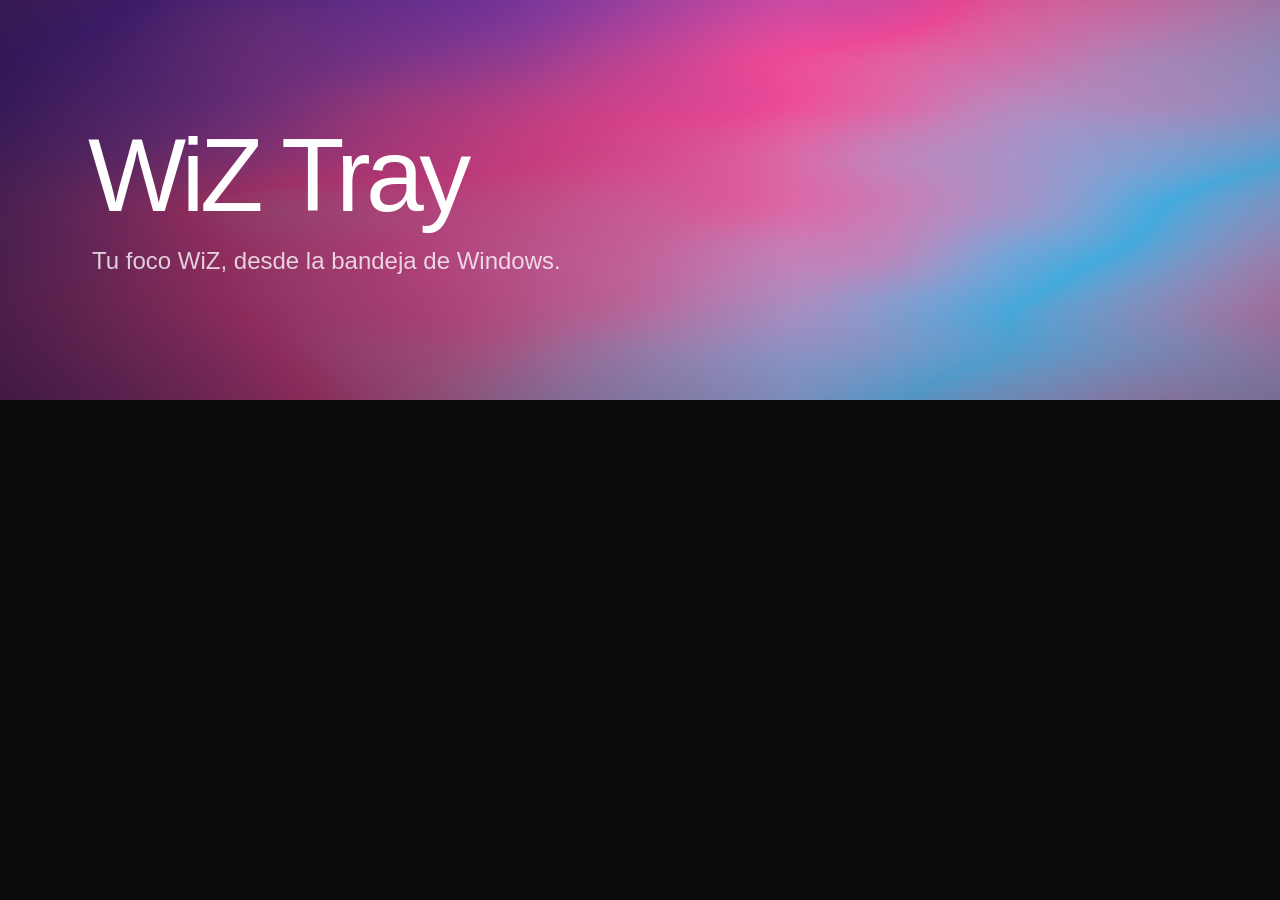
<file: docs/media/banner.html>
<!DOCTYPE html>
<html lang="es">
<head>
<meta charset="UTF-8" />
<style>
  /* Fuente del banner del README: la luz real del shader con el título encima. */
  html, body { margin: 0; width: 1280px; height: 400px; overflow: hidden; background: #0c0b0a; }
  .b { position: relative; width: 1280px; height: 400px; background: url(banner-light.png) center / cover; color: #fff;
       font-family: "Segoe UI Variable Display", "Segoe UI", sans-serif; }
  .b::after { content: ""; position: absolute; inset: 0; background: linear-gradient(90deg, rgb(10 6 14 / .55), transparent 62%); }
  .t { position: absolute; z-index: 1; left: 88px; top: 50%; transform: translateY(-50%); }
  h1 { margin: 0; font-size: 104px; line-height: 1; font-weight: 200; letter-spacing: -.045em; }
  p { margin: 18px 0 0 4px; font: 300 24px/32px "Segoe UI Variable Text", "Segoe UI", sans-serif; color: rgb(255 255 255 / .78); }
</style>
</head>
<body>
  <div class="b"><div class="t"><h1>WiZ Tray</h1><p>Tu foco WiZ, desde la bandeja de Windows.</p></div></div>
</body>
</html>
</file>
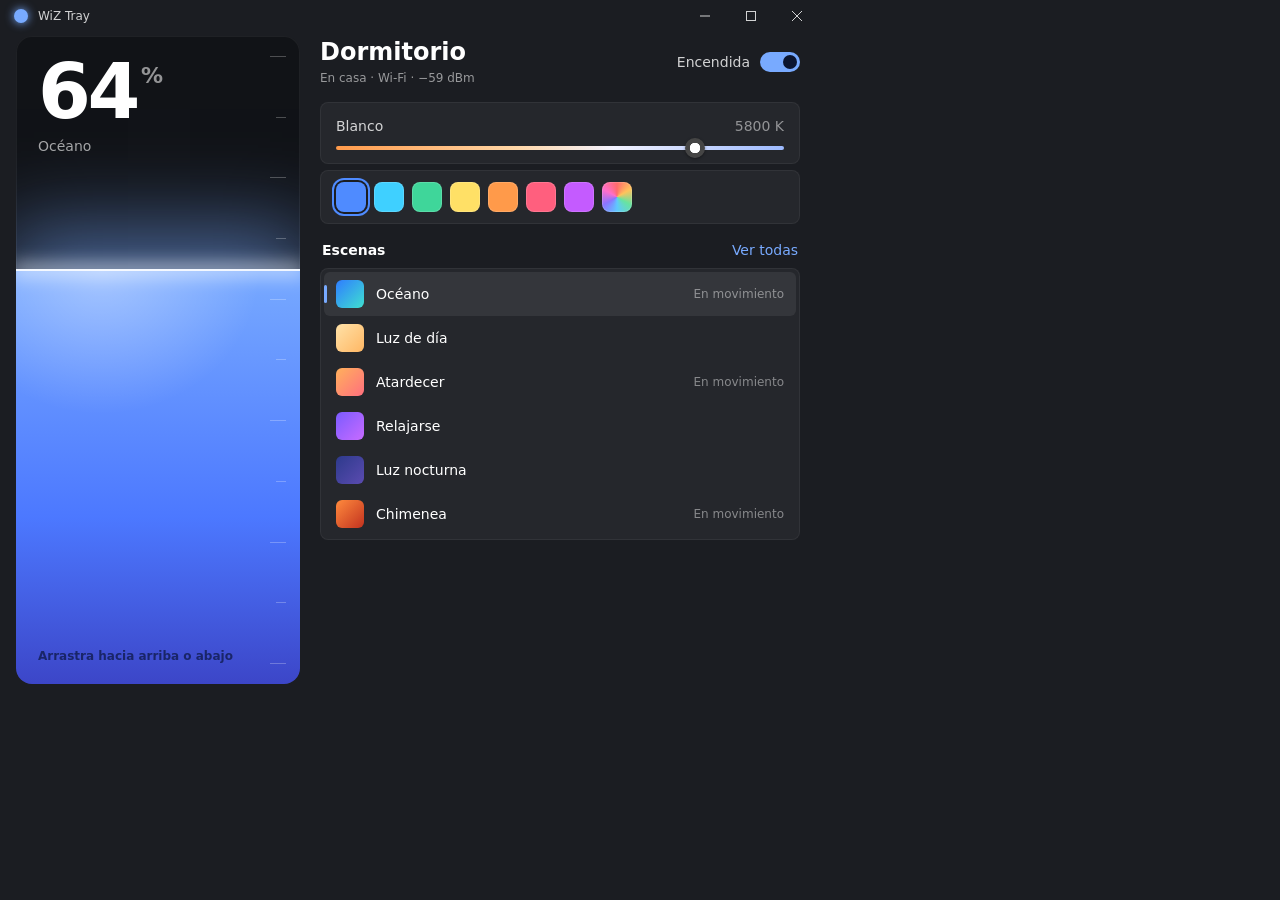
<file: docs/design-previews/v4/fader.html>
<!DOCTYPE html>
<html lang="es"><head><meta charset="UTF-8"><link rel="stylesheet" href="base.css">
<style>
  /* Fader: una columna de luz a la izquierda es el regulador; a la derecha, la lista de Windows. */
  body { --c: 120 170 255; background: #1b1d22; }
  .titlebar .glyph { background: rgb(var(--c)); box-shadow: 0 0 10px rgb(var(--c)); }
  main { display: grid; grid-template-columns: 300px 1fr; gap: 0; min-height: 0; }
  .col { position: relative; margin: 4px 0 16px 16px; border-radius: 16px; overflow: hidden; background: #111317; box-shadow: inset 0 0 0 1px rgba(255, 255, 255, .06); }
  .col .lit { position: absolute; left: 0; right: 0; bottom: 0; height: 64%;
    background: linear-gradient(180deg, rgb(var(--c)) 0%, rgb(76 120 255) 60%, rgb(60 70 200) 100%);
    box-shadow: 0 -30px 80px 10px rgb(var(--c) / .55); }
  .col .lit::before { content: ""; position: absolute; left: 0; right: 0; top: 0; height: 2px; background: rgba(255, 255, 255, .9); box-shadow: 0 0 18px 4px rgba(255, 255, 255, .7); }
  .col .lit::after { content: ""; position: absolute; inset: 0; background: radial-gradient(80% 50% at 30% 0%, rgba(255, 255, 255, .35), transparent 70%); }
  .col .read { position: absolute; left: 22px; top: 22px; }
  .col .read b { display: flex; font-size: 76px; line-height: .9; font-weight: 600; letter-spacing: -.045em; }
  .col .read b sup { font-size: 22px; margin: 8px 0 0 4px; opacity: .55; letter-spacing: 0; }
  .col .read span { display: block; margin-top: 10px; color: rgba(255, 255, 255, .62); }
  .col .ticks { position: absolute; right: 14px; top: 20px; bottom: 20px; display: flex; flex-direction: column; justify-content: space-between; }
  .col .ticks i { width: 10px; height: 1px; background: rgba(255, 255, 255, .25); }
  .col .ticks i:nth-child(odd) { width: 16px; margin-left: -6px; }
  .col .hint { position: absolute; left: 22px; bottom: 18px; color: rgba(10, 20, 60, .7); font-size: 12px; font-weight: 600; }
  .side { display: grid; align-content: start; gap: 6px; padding: 4px 20px 16px; min-height: 0; overflow: hidden; }
  .head { display: flex; align-items: center; justify-content: space-between; margin-bottom: 8px; }
  .head h1 { margin: 0; font-size: 24px; line-height: 32px; font-weight: 600; }
  .head p { margin: 0; color: rgba(255, 255, 255, .55); font-size: 12px; }
  .tog { display: flex; align-items: center; gap: 10px; color: rgba(255, 255, 255, .8); }
  .tog .t { width: 40px; height: 20px; border-radius: 10px; background: rgb(var(--c)); display: flex; align-items: center; padding: 0 3px; justify-content: flex-end; }
  .tog .t::after { content: ""; width: 14px; height: 14px; border-radius: 50%; background: #0b1530; }
  .card { border-radius: 8px; background: rgba(255, 255, 255, .045); box-shadow: inset 0 0 0 1px rgba(255, 255, 255, .055); }
  .temp { padding: 14px 16px; display: grid; gap: 10px; }
  .temp .r { display: flex; justify-content: space-between; color: rgba(255, 255, 255, .8); }
  .temp .r span { color: rgba(255, 255, 255, .5); }
  .track { position: relative; height: 4px; border-radius: 2px; background: linear-gradient(90deg, #ff9a4a, #ffd6a6 40%, #f2f2ff 62%, #9dbaff); }
  .track::after { content: ""; position: absolute; left: 78%; top: -8px; width: 20px; height: 20px; border-radius: 50%; background: radial-gradient(circle, #fff 0 5px, #454545 5.5px); box-shadow: 0 1px 3px rgba(0, 0, 0, .4); }
  .dots { display: flex; gap: 8px; padding: 12px 16px; }
  .dots b { width: 30px; height: 30px; border-radius: 8px; background: var(--d); box-shadow: inset 0 0 0 1px rgba(255, 255, 255, .15); }
  .dots b.on { box-shadow: 0 0 0 2px #1b1d22, 0 0 0 4px var(--d); }
  .lab { margin: 10px 2px 2px; display: flex; justify-content: space-between; font-weight: 600; }
  .lab a { color: rgb(var(--c)); font-weight: 400; }
  .list { padding: 4px; }
  .it { display: flex; align-items: center; gap: 12px; height: 44px; padding: 0 12px; border-radius: 6px; }
  .it i { width: 28px; height: 28px; border-radius: 6px; background: var(--g); }
  .it small { margin-left: auto; color: rgba(255, 255, 255, .45); font-size: 12px; }
  .it.on { background: rgba(255, 255, 255, .07); position: relative; }
  .it.on::before { content: ""; position: absolute; left: 0; top: 13px; bottom: 13px; width: 3px; border-radius: 2px; background: rgb(var(--c)); }
</style></head>
<body><div class="win">
  <div class="titlebar"><span class="glyph"></span>WiZ Tray<div class="caps"><span><svg viewBox="0 0 10 10"><path d="M0 5h10"/></svg></span><span><svg viewBox="0 0 10 10"><rect x=".5" y=".5" width="9" height="9"/></svg></span><span><svg viewBox="0 0 10 10"><path d="M0 0l10 10M10 0 0 10"/></svg></span></div></div>
  <main>
    <div class="col">
      <div class="lit"></div>
      <div class="read display"><b class="num">64<sup>%</sup></b><span>Océano</span></div>
      <div class="ticks"><i></i><i></i><i></i><i></i><i></i><i></i><i></i><i></i><i></i><i></i><i></i></div>
      <span class="hint">Arrastra hacia arriba o abajo</span>
    </div>
    <div class="side">
      <div class="head">
        <div><h1 class="display">Dormitorio</h1><p>En casa · Wi-Fi · −59 dBm</p></div>
        <div class="tog">Encendida<span class="t"></span></div>
      </div>
      <div class="card temp"><div class="r">Blanco<span class="num">5800 K</span></div><div class="track"></div></div>
      <div class="card dots">
        <b style="--d:#4f8bff" class="on"></b><b style="--d:#3fd0ff"></b><b style="--d:#3fd69a"></b><b style="--d:#ffe066"></b><b style="--d:#ff9a4a"></b><b style="--d:#ff5f7e"></b><b style="--d:#c45bff"></b><b style="--d:conic-gradient(#ff6b6b,#ffc35c,#67e3a0,#5fc8ff,#8b74ff,#ff6fcb,#ff6b6b)"></b>
      </div>
      <div class="lab">Escenas <a>Ver todas</a></div>
      <div class="card list">
        <div class="it on" style="--g:linear-gradient(135deg,#2f7dff,#3fe0d0)"><i></i>Océano<small>En movimiento</small></div>
        <div class="it" style="--g:linear-gradient(135deg,#ffe2a8,#ffb764)"><i></i>Luz de día</div>
        <div class="it" style="--g:linear-gradient(135deg,#ffb15c,#ff6f7e)"><i></i>Atardecer<small>En movimiento</small></div>
        <div class="it" style="--g:linear-gradient(135deg,#7b5bff,#c86bff)"><i></i>Relajarse</div>
        <div class="it" style="--g:linear-gradient(135deg,#2d3a8c,#5b4bb0)"><i></i>Luz nocturna</div>
        <div class="it" style="--g:linear-gradient(135deg,#ff8a3d,#c2321f)"><i></i>Chimenea<small>En movimiento</small></div>
      </div>
    </div>
  </main>
</div></body></html>
</file>
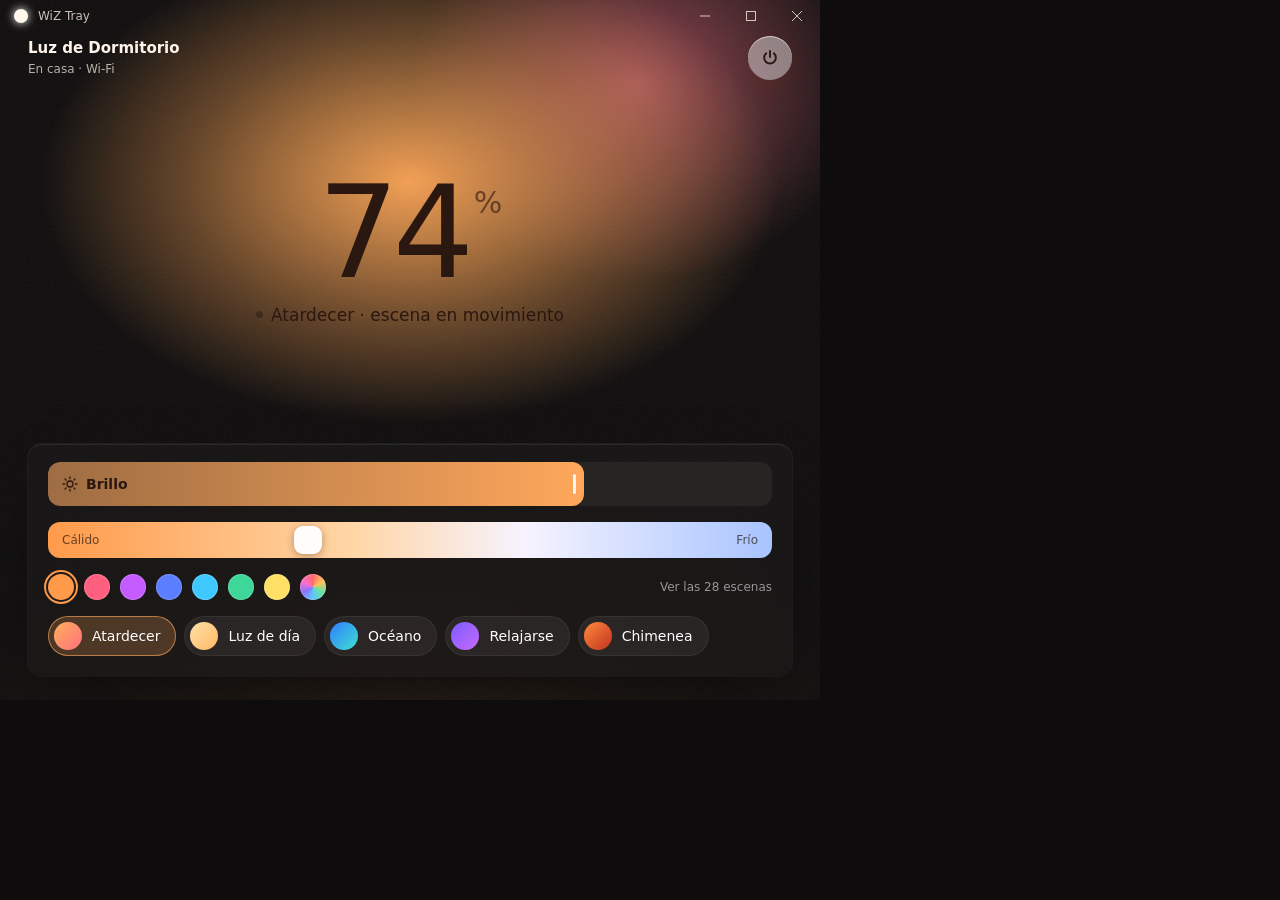
<file: docs/design-previews/v4/halo.html>
<!DOCTYPE html>
<html lang="es"><head><meta charset="UTF-8"><link rel="stylesheet" href="base.css">
<style>
  /* Halo: la luz del foco ilumina la ventana como una pared; los controles flotan en Acrylic. */
  body { --c: 255 168 92; --c2: 255 120 140; background: #0e0c0c; }
  .glow { position: absolute; inset: 0; pointer-events: none;
    background:
      radial-gradient(60% 46% at 50% 26%, rgb(var(--c) / .95), rgb(var(--c) / .35) 45%, transparent 75%),
      radial-gradient(40% 40% at 78% 12%, rgb(var(--c2) / .55), transparent 70%),
      radial-gradient(80% 60% at 50% 110%, rgb(var(--c) / .10), transparent 70%); filter: saturate(1.05); }
  .glow::after { content: ""; position: absolute; inset: 0; opacity: .07; mix-blend-mode: overlay;
    background-image: url("data:image/svg+xml,%3Csvg xmlns='http://www.w3.org/2000/svg' width='140' height='140'%3E%3Cfilter id='n'%3E%3CfeTurbulence type='fractalNoise' baseFrequency='.9' numOctaves='3'/%3E%3C/filter%3E%3Crect width='100%25' height='100%25' filter='url(%23n)'/%3E%3C/svg%3E"); }
  .titlebar { color: rgba(255, 240, 230, .78); }
  .titlebar .glyph { background: #fff6ec; box-shadow: 0 0 10px #fff; }
  main { position: relative; display: grid; grid-template-rows: auto 1fr auto; padding: 4px 28px 24px; }
  .top { display: flex; justify-content: space-between; align-items: center; color: #fff4ea; }
  .who b { display: block; font-size: 15px; font-weight: 600; } .who span { font-size: 12px; opacity: .7; }
  .pw { width: 44px; height: 44px; border-radius: 50%; display: grid; place-items: center; background: rgba(255, 255, 255, .42); color: #2a1810; box-shadow: 0 6px 20px rgba(120, 40, 0, .18), inset 0 1px 0 rgba(255, 255, 255, .6); }
  .pw .icon { width: 18px; height: 18px; stroke-width: 1.7; }
  .center { display: grid; place-content: center; justify-items: center; color: #2a1810; margin-top: -24px; }
  .big { font-size: 128px; line-height: .9; font-weight: 300; letter-spacing: -.05em; display: flex; }
  .big sup { font-size: 30px; font-weight: 400; margin: 14px 0 0 6px; letter-spacing: 0; opacity: .6; }
  .scene { margin-top: 14px; font-size: 17px; display: flex; gap: 8px; align-items: center; }
  .scene i { width: 7px; height: 7px; border-radius: 50%; background: #2a1810; opacity: .5; }
  .panel { display: grid; gap: 16px; padding: 18px 20px 20px; border-radius: 14px;
    background: rgba(28, 26, 26, .72); backdrop-filter: blur(30px) saturate(1.4);
    box-shadow: 0 30px 60px -20px rgba(0, 0, 0, .6), inset 0 1px 0 rgba(255, 255, 255, .08), 0 0 0 1px rgba(255, 255, 255, .06); }
  .fader { position: relative; height: 44px; border-radius: 12px; overflow: hidden; background: rgba(255, 255, 255, .06); }
  .fader .fill { position: absolute; inset: 0 26% 0 0; background: linear-gradient(90deg, rgb(var(--c) / .55), rgb(var(--c))); border-radius: 12px; }
  .fader .fill::after { content: ""; position: absolute; right: 8px; top: 12px; bottom: 12px; width: 3px; border-radius: 2px; background: rgba(255, 255, 255, .9); }
  .fader label { position: absolute; left: 14px; top: 12px; color: #2a1810; font-weight: 600; display: flex; gap: 8px; align-items: center; }
  .fader.temp { height: 36px; background: linear-gradient(90deg, #ff9a4a, #ffd6a6 42%, #f6f3ff 66%, #a8c4ff); }
  .fader.temp .knob { position: absolute; left: 34%; top: 4px; bottom: 4px; width: 28px; border-radius: 9px; background: rgba(255, 255, 255, .95); box-shadow: 0 2px 8px rgba(0, 0, 0, .3); }
  .fader.temp span { position: absolute; top: 8px; font-size: 12px; color: rgba(40, 24, 10, .7); }
  .row { display: flex; align-items: center; justify-content: space-between; }
  .dots { display: flex; gap: 10px; }
  .dots b { width: 26px; height: 26px; border-radius: 50%; background: var(--d); box-shadow: inset 0 0 0 1px rgba(255, 255, 255, .18); }
  .dots b.on { box-shadow: 0 0 0 2px #1c1a1a, 0 0 0 4px var(--d); }
  .label { color: rgba(255, 255, 255, .55); font-size: 12px; }
  .chips { display: flex; gap: 8px; overflow: hidden; }
  .chip { flex: 0 0 auto; display: flex; align-items: center; gap: 10px; height: 40px; padding: 0 16px 0 6px; border-radius: 20px; background: rgba(255, 255, 255, .06); box-shadow: inset 0 0 0 1px rgba(255, 255, 255, .06); }
  .chip i { width: 28px; height: 28px; border-radius: 50%; background: var(--g); }
  .chip.on { background: rgb(var(--c) / .22); box-shadow: inset 0 0 0 1px rgb(var(--c) / .6); }
</style></head>
<body><div class="win">
  <div class="glow"></div>
  <div class="titlebar"><span class="glyph"></span>WiZ Tray<div class="caps"><span><svg viewBox="0 0 10 10"><path d="M0 5h10"/></svg></span><span><svg viewBox="0 0 10 10"><rect x=".5" y=".5" width="9" height="9"/></svg></span><span><svg viewBox="0 0 10 10"><path d="M0 0l10 10M10 0 0 10"/></svg></span></div></div>
  <main>
    <div class="top">
      <div class="who"><b>Luz de Dormitorio</b><span>En casa · Wi-Fi</span></div>
      <span class="pw"><svg class="icon" viewBox="0 0 16 16"><path d="M8 1.8v5.4"/><path d="M4.6 3.8a5.2 5.2 0 1 0 6.8 0"/></svg></span>
    </div>
    <div class="center display">
      <div class="big num">74<sup>%</sup></div>
      <div class="scene"><i></i>Atardecer · escena en movimiento</div>
    </div>
    <div class="panel">
      <div class="fader"><div class="fill"></div><label><svg class="icon" viewBox="0 0 16 16"><circle cx="8" cy="8" r="3"/><path d="M8 1v1.6M8 13.4V15M1 8h1.6M13.4 8H15M3 3l1.1 1.1M11.9 11.9 13 13M3 13l1.1-1.1M11.9 4.1 13 3"/></svg>Brillo</label></div>
      <div class="fader temp"><div class="knob"></div><span style="left:14px">Cálido</span><span style="right:14px">Frío</span></div>
      <div class="row">
        <div class="dots">
          <b style="--d:#ff9a4a" class="on"></b><b style="--d:#ff5f7e"></b><b style="--d:#c45bff"></b><b style="--d:#5b7dff"></b><b style="--d:#3fc8ff"></b><b style="--d:#3fd69a"></b><b style="--d:#ffe066"></b><b style="--d:conic-gradient(#ff6b6b,#ffc35c,#67e3a0,#5fc8ff,#8b74ff,#ff6fcb,#ff6b6b)"></b>
        </div>
        <span class="label">Ver las 28 escenas</span>
      </div>
      <div class="chips">
        <span class="chip on" style="--g:linear-gradient(135deg,#ffb15c,#ff6f7e)"><i></i>Atardecer</span>
        <span class="chip" style="--g:linear-gradient(135deg,#ffe2a8,#ffb764)"><i></i>Luz de día</span>
        <span class="chip" style="--g:linear-gradient(135deg,#2f7dff,#3fe0d0)"><i></i>Océano</span>
        <span class="chip" style="--g:linear-gradient(135deg,#7b5bff,#c86bff)"><i></i>Relajarse</span>
        <span class="chip" style="--g:linear-gradient(135deg,#ff8a3d,#c2321f)"><i></i>Chimenea</span>
      </div>
    </div>
  </main>
</div></body></html>
</file>
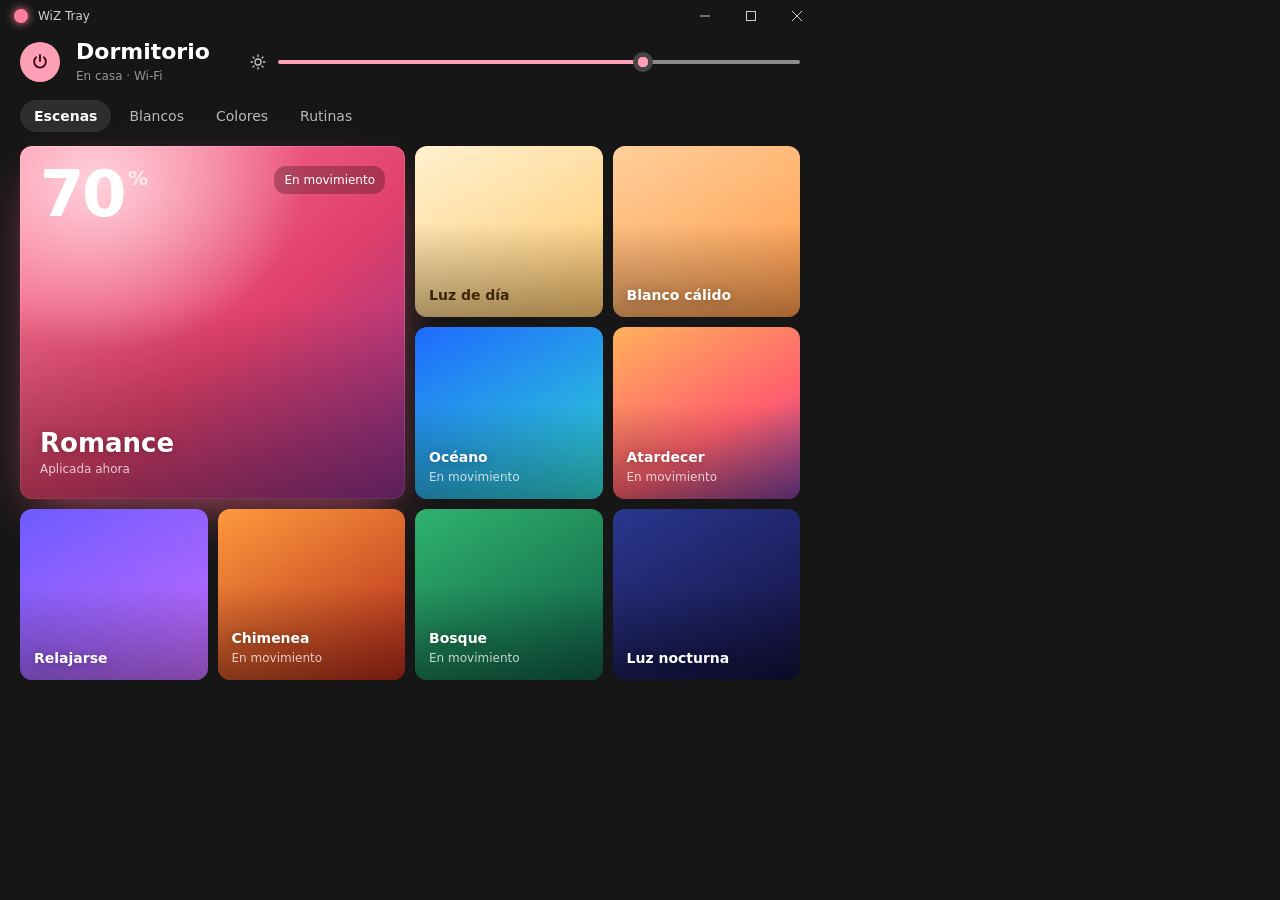
<file: docs/design-previews/v4/paleta.html>
<!DOCTYPE html>
<html lang="es"><head><meta charset="UTF-8"><link rel="stylesheet" href="base.css">
<style>
  /* Paleta: las escenas son el producto; cada una es un campo de su color real, la actual se abre grande. */
  body { background: #161616; }
  .titlebar .glyph { background: #ff7e9a; box-shadow: 0 0 10px #ff7e9a; }
  main { display: grid; grid-template-rows: auto auto minmax(0, 1fr); gap: 14px; padding: 6px 20px 20px; min-height: 0; }
  .head { display: flex; align-items: center; gap: 16px; }
  .head h1 { margin: 0; font-size: 22px; line-height: 28px; font-weight: 600; }
  .head p { margin: 0; color: rgba(255, 255, 255, .55); font-size: 12px; }
  .slider { flex: 1; display: flex; align-items: center; gap: 12px; margin-left: 24px; color: rgba(255, 255, 255, .75); }
  .slider .tr { flex: 1; position: relative; height: 4px; border-radius: 2px; background: linear-gradient(90deg, #ff9fb5 70%, rgba(255, 255, 255, .5) 70%); }
  .slider .tr::after { content: ""; position: absolute; left: 70%; top: -8px; margin-left: -10px; width: 20px; height: 20px; border-radius: 50%; background: radial-gradient(circle, #ff9fb5 0 5px, #454545 5.5px); }
  .pw { width: 40px; height: 40px; border-radius: 50%; display: grid; place-items: center; background: #ff9fb5; color: #3a0d18; }
  .seg { display: flex; gap: 4px; }
  .seg span { padding: 6px 14px; border-radius: 16px; color: rgba(255, 255, 255, .7); }
  .seg span.on { background: rgba(255, 255, 255, .1); color: #fff; font-weight: 600; }
  .grid { display: grid; grid-template-columns: repeat(4, 1fr); grid-auto-rows: 1fr; gap: 10px; min-height: 0; }
  .t { position: relative; border-radius: 12px; overflow: hidden; background: var(--g); padding: 12px 14px; display: flex; flex-direction: column; justify-content: flex-end; }
  .t::after { content: ""; position: absolute; inset: 0; background: linear-gradient(180deg, transparent 45%, rgba(0, 0, 0, .35)); }
  .t b { position: relative; z-index: 1; font-weight: 600; font-size: 14px; text-shadow: 0 1px 8px rgba(0, 0, 0, .25); }
  .t small { position: relative; z-index: 1; font-size: 12px; opacity: .75; }
  .t.big { grid-column: span 2; grid-row: span 2; padding: 20px; }
  .t.big b { font-size: 26px; line-height: 32px; }
  .t.big .pct { position: absolute; z-index: 1; top: 16px; left: 20px; font-size: 64px; line-height: 1; font-weight: 600; letter-spacing: -.04em; display: flex; }
  .t.big .pct sup { font-size: 20px; margin: 6px 0 0 4px; opacity: .7; }
  .t.big .live { position: absolute; z-index: 1; top: 20px; right: 20px; font-size: 12px; padding: 4px 10px; border-radius: 12px; background: rgba(0, 0, 0, .25); backdrop-filter: blur(10px); }
  .t.big { box-shadow: 0 20px 50px -18px rgba(255, 100, 140, .7), 0 0 0 1px rgba(255, 255, 255, .15) inset; }
</style></head>
<body><div class="win">
  <div class="titlebar"><span class="glyph"></span>WiZ Tray<div class="caps"><span><svg viewBox="0 0 10 10"><path d="M0 5h10"/></svg></span><span><svg viewBox="0 0 10 10"><rect x=".5" y=".5" width="9" height="9"/></svg></span><span><svg viewBox="0 0 10 10"><path d="M0 0l10 10M10 0 0 10"/></svg></span></div></div>
  <main>
    <div class="head">
      <span class="pw"><svg class="icon" viewBox="0 0 16 16" style="width:18px;height:18px;stroke-width:1.7"><path d="M8 1.8v5.4"/><path d="M4.6 3.8a5.2 5.2 0 1 0 6.8 0"/></svg></span>
      <div><h1 class="display">Dormitorio</h1><p>En casa · Wi-Fi</p></div>
      <div class="slider"><svg class="icon" viewBox="0 0 16 16"><circle cx="8" cy="8" r="3"/><path d="M8 1v1.6M8 13.4V15M1 8h1.6M13.4 8H15M3 3l1.1 1.1M11.9 11.9 13 13M3 13l1.1-1.1M11.9 4.1 13 3"/></svg><div class="tr"></div></div>
    </div>
    <div class="seg"><span class="on">Escenas</span><span>Blancos</span><span>Colores</span><span>Rutinas</span></div>
    <div class="grid">
      <div class="t big" style="--g:radial-gradient(90% 80% at 20% 10%,#ffd1dc,transparent 60%),linear-gradient(140deg,#ff7e9a,#e0406a 55%,#8a2f8c)">
        <span class="pct display num">70<sup>%</sup></span><span class="live">En movimiento</span>
        <b class="display">Romance</b><small>Aplicada ahora</small></div>
      <div class="t" style="--g:linear-gradient(150deg,#fff1cf,#ffc86e)"><b style="color:#3b2706;text-shadow:none">Luz de día</b></div>
      <div class="t" style="--g:linear-gradient(150deg,#ffcf9a,#ff9a4a)"><b>Blanco cálido</b></div>
      <div class="t" style="--g:linear-gradient(150deg,#1e6bff,#2fd7d0)"><b>Océano</b><small>En movimiento</small></div>
      <div class="t" style="--g:linear-gradient(150deg,#ffb15c,#ff5f6d 60%,#7d3fa0)"><b>Atardecer</b><small>En movimiento</small></div>
      <div class="t" style="--g:linear-gradient(150deg,#6d5bff,#c86bff)"><b>Relajarse</b></div>
      <div class="t" style="--g:linear-gradient(150deg,#ff9a3d,#b0281a)"><b>Chimenea</b><small>En movimiento</small></div>
      <div class="t" style="--g:linear-gradient(150deg,#2fb36d,#0f5c46)"><b>Bosque</b><small>En movimiento</small></div>
      <div class="t" style="--g:linear-gradient(150deg,#2a3790,#120f3a)"><b>Luz nocturna</b></div>
    </div>
  </main>
</div></body></html>
</file>
<file: ui/app.css>
/* WiZ Tray — la ventana es la luz: el panel superior toma el color y el brillo reales del foco.
   Controles y transiciones de Fluent (Windows 11). */

@property --bulb {
  syntax: "<color>";
  inherits: true;
  initial-value: #f5b544;
}

@property --accent {
  syntax: "<color>";
  inherits: true;
  initial-value: #f5b544;
}

@property --power {
  syntax: "<number>";
  inherits: true;
  initial-value: 0;
}

@property --lv {
  syntax: "<number>";
  inherits: true;
  initial-value: 1;
}

:root {
  color-scheme: dark;
  --bg: #1c1c1c;
  --ink: #ffffff;
  --ink-2: rgba(255, 255, 255, 0.786);
  --muted: rgba(255, 255, 255, 0.544);
  --faint: rgba(255, 255, 255, 0.363);
  --fill: rgba(255, 255, 255, 0.061);
  --fill-hover: rgba(255, 255, 255, 0.084);
  --fill-press: rgba(255, 255, 255, 0.033);
  --stroke: rgba(255, 255, 255, 0.07);
  --stroke-top: rgba(255, 255, 255, 0.093);
  --stroke-strong: rgba(255, 255, 255, 0.544);
  --card: rgba(255, 255, 255, 0.045);
  --card-stroke: rgba(255, 255, 255, 0.06);
  --line: rgba(255, 255, 255, 0.0837);
  --critical: #ff99a4;
  --bulb: #f5b544;
  --accent: #f5b544;
  --accent-ink: #17130a;
  --on-light: #ffffff;
  --on-light-2: rgba(255, 255, 255, 0.7);
  --power: 0;
  --r-control: 4px;
  --r-card: 8px;
  --r-light: 12px;
  /* Curvas de Fluent: decelerar para entrar, estándar para moverse. */
  --ease: cubic-bezier(0, 0, 0, 1);
  --ease-move: cubic-bezier(0.55, 0.55, 0, 1);
  --display: "Segoe UI Variable Display", "Segoe UI", system-ui, sans-serif;
}

* {
  box-sizing: border-box;
}

html,
body {
  height: 100%;
  margin: 0;
}

html {
  background: var(--bg);
}

/* Windows 11: la ventana es transparente y el sistema pinta Mica detrás. */
html.mica {
  background: transparent;
}

body {
  color: var(--ink);
  font-family: "Segoe UI Variable Text", "Segoe UI", system-ui, sans-serif;
  font-size: 14px;
  line-height: 20px;
  overflow: hidden;
  user-select: none;
  -webkit-font-smoothing: antialiased;
}

button,
input,
select {
  font: inherit;
  color: inherit;
}

input {
  user-select: text;
}

:focus-visible {
  outline: 2px solid var(--ink);
  outline-offset: 1px;
}

[hidden] {
  display: none !important;
}

.num {
  font-variant-numeric: tabular-nums;
}

.app {
  display: grid;
  grid-template-rows: auto minmax(0, 1fr) auto;
  height: 100vh;
}

/* ---------- barra superior ---------- */

.bar {
  display: flex;
  align-items: center;
  justify-content: space-between;
  gap: 12px;
  min-height: 52px;
  padding: 6px 12px 6px 20px;
}

.bar__who {
  display: grid;
  min-width: 0;
}

.bar__name {
  overflow: hidden;
  font-weight: 600;
  text-overflow: ellipsis;
  white-space: nowrap;
}

.bar__via {
  color: var(--muted);
  font-size: 12px;
  line-height: 16px;
}

.bar__tools {
  display: flex;
  gap: 4px;
}

.iconbtn {
  display: grid;
  place-items: center;
  width: 36px;
  height: 36px;
  padding: 0;
  border: 0;
  border-radius: var(--r-control);
  background: transparent;
  color: var(--ink-2);
  cursor: pointer;
  transition: background 0.1s;
}

.iconbtn svg {
  width: 16px;
  height: 16px;
  fill: none;
  stroke: currentColor;
  stroke-width: 1.3;
  stroke-linecap: round;
  stroke-linejoin: round;
}

.iconbtn:hover {
  background: var(--fill);
}

.iconbtn:active {
  background: var(--fill-press);
  color: var(--muted);
}

.iconbtn[aria-pressed="true"] {
  background: var(--fill-hover);
  color: var(--ink);
}

#settingsBtn svg {
  transition: transform 0.5s var(--ease);
}

#settingsBtn[aria-pressed="true"] svg {
  transform: rotate(90deg);
}

body.is-busy #refreshBtn svg {
  animation: spin 0.9s linear infinite;
}

/* ---------- vistas ---------- */

.view {
  display: none;
  min-height: 0;
  overflow-y: auto;
  scrollbar-width: thin;
  scrollbar-color: rgba(255, 255, 255, 0.28) transparent;
}

.app[data-panel="home"] .view--home,
.app[data-panel="settings"] .view--settings {
  display: block;
}

.view {
  view-transition-name: view;
}

::view-transition-group(view) {
  animation-duration: 0.36s;
}

::view-transition-old(view) {
  animation: view-out 0.18s cubic-bezier(0.4, 0, 1, 1) both;
}

::view-transition-new(view) {
  animation: view-enter 0.36s var(--ease) both;
}

html[data-towards="home"]::view-transition-new(view) {
  animation-name: view-enter-back;
}

@keyframes view-out {
  to {
    opacity: 0;
  }
}

@keyframes view-enter {
  from {
    opacity: 0;
    transform: translateX(28px);
  }
}

@keyframes view-enter-back {
  from {
    opacity: 0;
    transform: translateX(-28px);
  }
}

/* ---------- la luz ---------- */

/* El shader ocupa toda la ventana detrás de Inicio; en Ajustes se apaga y deja ver Mica. */
.light-canvas,
.light-fallback {
  position: fixed;
  inset: 0;
  z-index: -1;
  width: 100%;
  height: 100%;
  transition: opacity 0.4s var(--ease);
}

.light-fallback {
  background: radial-gradient(70% 60% at 50% 36%, var(--c1, #7a5a2a), var(--c0, #1a1208) 72%, #050505);
  opacity: var(--p, 0);
}

body[data-panel="settings"] .light-canvas,
body[data-panel="settings"] .light-fallback {
  opacity: 0;
}

/* Sobre la luz, la barra y el estado toman el color de tinta que corresponde a su brillo. */
body[data-panel="home"] .bar,
body[data-panel="home"] .status {
  color: var(--on-light);
  transition: color 0.4s;
}

body[data-panel="home"] .bar__via,
body[data-panel="home"] .status,
body[data-panel="home"] .iconbtn {
  color: var(--on-light-2);
}

body[data-panel="home"] .iconbtn:hover {
  background: color-mix(in srgb, var(--on-light) 12%, transparent);
  color: var(--on-light);
}

#powerBtn[aria-pressed="true"] {
  color: var(--on-light);
}

.app[data-panel="home"] .view--home {
  display: grid;
  /* La luz guarda sitio para el número y la escena; si falta altura, se desplaza el panel, no la luz. */
  grid-template-rows: minmax(150px, 1fr) minmax(0, auto);
  overflow: hidden;
}

.light {
  position: relative;
  display: grid;
  place-items: center;
  min-height: 140px;
  color: var(--on-light);
  cursor: pointer;
  touch-action: none;
  transition: color 0.4s;
}

.light.is-dragging {
  cursor: ew-resize;
}

.light:focus-visible {
  outline: 2px solid var(--on-light);
  outline-offset: -8px;
  border-radius: var(--r-light);
}

/* Solo sin WebGPU: la ignición la dibuja este velo; con WebGPU la hace el shader. */
.light__bloom {
  position: absolute;
  inset: 0;
  background: radial-gradient(circle at center, rgb(255 255 255 / 0.5), rgb(255 255 255 / 0.1) 70%);
  opacity: 0;
  pointer-events: none;
}

.light__bloom.is-dark {
  background: #050505;
}

.light__readout {
  position: relative;
  display: grid;
  justify-items: center;
  gap: 10px;
  text-align: center;
}

.light__value {
  display: flex;
  align-items: flex-start;
  font-family: var(--display);
  font-size: clamp(72px, 26vh - 20px, 188px);
  line-height: 0.9;
  font-weight: 100;
  letter-spacing: -0.06em;
  transition: transform 0.25s var(--ease), font-size 0.35s var(--ease);
}

.light.is-dragging .light__value {
  transform: scale(1.04);
}

.light__unit {
  margin: 0.12em 0 0 0.06em;
  color: var(--on-light-2);
  font-size: 0.22em;
  font-weight: 300;
  letter-spacing: 0;
}

body.shows-word .light__unit {
  display: none;
}

body.is-off .light__value,
body.is-offline .light__value {
  color: var(--on-light-2);
  font-size: clamp(36px, 8vh, 56px);
  font-weight: 300;
  letter-spacing: -0.02em;
}

body.is-offline .light {
  cursor: default;
}

.light__scene {
  color: var(--on-light-2);
  font-size: 16px;
  line-height: 22px;
}

.light.is-igniting .light__readout {
  animation: readout-in 0.7s var(--ease);
}

.light__hint {
  position: absolute;
  left: 50%;
  bottom: 8px;
  color: var(--on-light-2);
  font-size: 12px;
  line-height: 16px;
  opacity: 0;
  transform: translate(-50%, 4px);
  transition: opacity 0.2s, transform 0.3s var(--ease);
}

.light:hover .light__hint,
.light:focus-visible .light__hint {
  opacity: 1;
  transform: translate(-50%, 0);
}

/* ---------- controles ---------- */

/* Los controles van en una hoja de Acrylic sobre la luz: se leen en blanco con cualquier escena. */
.controls {
  --on-light: #fff;
  --on-light-2: rgb(255 255 255 / 0.68);
  display: grid;
  gap: 14px;
  min-height: 0;
  overflow-y: auto;
  margin: 0 12px 12px;
  padding: 16px 20px 14px;
  border-radius: 16px;
  background: rgb(18 16 20 / 0.5);
  box-shadow: inset 0 1px 0 rgb(255 255 255 / 0.12), 0 24px 48px -24px rgb(0 0 0 / 0.7);
  backdrop-filter: blur(28px) saturate(1.5);
  color: var(--on-light);
  scrollbar-width: none;
}

.lines {
  display: grid;
  grid-template-columns: 1fr 1fr;
  gap: 28px;
}

.line {
  display: grid;
  grid-template-columns: auto minmax(0, 1fr) auto;
  align-items: center;
  gap: 12px;
  min-height: 32px;
}

.line__label,
.line__value {
  color: var(--on-light-2);
  font-size: 12px;
  line-height: 16px;
  font-variant-numeric: tabular-nums;
  transition: color 0.4s;
}

/* Slider como línea fina: el punto es el único control visible. */
.slider {
  --v: 100;
  --fill-to: calc((var(--v) - 1) / 99 * 100%);
  width: 100%;
  height: 24px;
  margin: 0;
  background: transparent;
  appearance: none;
  cursor: pointer;
}

.slider::-webkit-slider-runnable-track {
  height: 2px;
  border-radius: 1px;
  background: linear-gradient(
    90deg,
    var(--on-light) var(--fill-to),
    color-mix(in srgb, var(--on-light) 28%, transparent) var(--fill-to)
  );
}

.slider--temp::-webkit-slider-runnable-track {
  background: linear-gradient(90deg, #ffab5c, #ffe6c7 45%, #eef1ff 70%, #a9c3ff);
}

.slider::-webkit-slider-thumb {
  width: 14px;
  height: 14px;
  margin-top: -6px;
  border: 0;
  border-radius: 50%;
  background: var(--on-light);
  box-shadow: 0 1px 6px rgba(0, 0, 0, 0.35);
  appearance: none;
  transition: transform 0.2s var(--ease);
}

.slider--temp::-webkit-slider-thumb {
  background: #fff;
}

.slider:hover::-webkit-slider-thumb {
  transform: scale(1.25);
}

.slider:active::-webkit-slider-thumb {
  transform: scale(0.9);
}

.slider:focus-visible {
  outline: 2px solid var(--on-light);
  outline-offset: 2px;
  border-radius: var(--r-control);
}

.colors {
  display: flex;
  flex-wrap: wrap;
  gap: 10px;
}

.swatch {
  position: relative;
  width: 20px;
  height: 20px;
  padding: 0;
  border: 0;
  border-radius: 50%;
  background: var(--dot);
  box-shadow: inset 0 0 0 1px rgba(255, 255, 255, 0.22);
  cursor: pointer;
  animation: pop-in 0.4s var(--ease) backwards;
  animation-delay: calc(var(--i) * 30ms);
  transition: transform 0.2s var(--ease);
}

.swatch:hover {
  transform: scale(1.18);
}

.swatch:active {
  transform: scale(0.92);
}

.swatch.is-current::after {
  content: "";
  position: absolute;
  inset: -4px;
  border: 1.5px solid var(--on-light);
  border-radius: 50%;
  animation: ring-in 0.35s var(--ease);
}

.swatch--custom {
  background: conic-gradient(#ff6b6b, #ffc35c, #e8f56a, #67e3a0, #5fc8ff, #8b74ff, #ff6fcb, #ff6b6b);
}

.swatch--custom input {
  position: absolute;
  inset: 0;
  width: 100%;
  height: 100%;
  opacity: 0;
  cursor: pointer;
}

.swatch--custom:focus-within,
.swatch:focus-visible {
  outline: 2px solid var(--on-light);
  outline-offset: 3px;
}

/* SelectorBar de Windows 11: texto, y una barra corta que se desliza bajo la pestaña activa. */
.tabs {
  position: relative;
  display: flex;
  gap: 2px;
  margin: 2px 0 0 -12px;
}

.tab {
  height: 34px;
  padding: 0 12px;
  border: 0;
  border-radius: var(--r-control);
  background: transparent;
  color: var(--on-light-2);
  font-size: 13px;
  cursor: pointer;
  transition: background 0.1s, color 0.2s;
}

.tab:hover {
  background: color-mix(in srgb, var(--on-light) 10%, transparent);
  color: var(--on-light);
}

.tab.is-active {
  color: var(--on-light);
  font-weight: 600;
}

.tabs__bar {
  position: absolute;
  left: 0;
  bottom: 1px;
  height: 3px;
  border-radius: 2px;
  background: var(--on-light);
  transition: transform 0.33s var(--ease-move), width 0.33s var(--ease-move), background 0.4s;
}

.scenes-box {
  position: relative;
}

/* Un solo anillo viaja entre recuadros: se ve de qué escena viene la luz y a cuál va. */
.scene-mark {
  position: absolute;
  top: 0;
  left: 0;
  border-radius: 10px;
  box-shadow: 0 0 0 2px var(--on-light);
  opacity: 0;
  pointer-events: none;
  transition:
    transform 0.45s var(--ease-move),
    width 0.45s var(--ease-move),
    height 0.45s var(--ease-move),
    box-shadow 0.4s,
    opacity 0.25s;
}

.scene-mark.is-visible {
  opacity: 1;
}

.scenes {
  display: grid;
  grid-template-columns: repeat(auto-fill, minmax(118px, 1fr));
  gap: 8px;
}

/* Recuadro de escena: su paleta real (sombra → cuerpo → luz) y el nombre abajo sobre un velo. */
.scene {
  position: relative;
  display: flex;
  align-items: flex-end;
  height: 58px;
  padding: 0 10px 8px;
  overflow: hidden;
  border: 0;
  border-radius: 10px;
  background: linear-gradient(135deg, var(--c2) 0%, var(--c1) 48%, var(--c0) 100%);
  background-size: 160% 160%;
  background-position: 0% 0%;
  box-shadow: inset 0 0 0 1px rgb(255 255 255 / 0.14), 0 6px 16px -10px rgb(0 0 0 / 0.6);
  color: #fff;
  text-align: left;
  cursor: pointer;
  animation: pop-in 0.35s var(--ease) backwards;
  animation-delay: calc(var(--i) * 22ms);
  transition: transform 0.2s var(--ease), box-shadow 0.2s;
}

.scene::after {
  content: "";
  position: absolute;
  inset: 0;
  background: linear-gradient(to top, rgb(0 0 0 / 0.5), transparent 62%);
  pointer-events: none;
}

.scene:hover {
  transform: translateY(-2px);
  box-shadow: inset 0 0 0 1px rgb(255 255 255 / 0.22), 0 10px 22px -10px rgb(0 0 0 / 0.7);
}

.scene:active {
  transform: scale(0.97);
}

.scene:focus-visible {
  outline: 2px solid var(--on-light);
  outline-offset: 3px;
}

/* Recuadros vivos: cada escena en movimiento repite en pequeño la misma idea que su bucle en el shader.
   Todos los bucles cierran sin salto: van y vuelven (alternate) o recorren justo un periodo. */
.scene[data-mode="1"] {
  background: linear-gradient(115deg, var(--c0), var(--c1) 38%, var(--c2) 50%, var(--c1) 62%, var(--c0));
  background-size: 260% 100%;
  animation: pop-in 0.35s var(--ease) calc(var(--i) * 22ms) backwards, tile-sweep 7s ease-in-out infinite alternate;
}

.scene[data-mode="2"],
.scene[data-mode="7"] {
  background:
    radial-gradient(42% 70% at 50% 40%, var(--c2), transparent 70%),
    linear-gradient(to bottom, var(--c1), var(--c0));
  background-size: 100% 180%, 100% 100%;
  animation: pop-in 0.35s var(--ease) calc(var(--i) * 22ms) backwards, tile-sun 9s ease-in-out infinite alternate;
}

.scene[data-mode="7"] {
  animation-duration: 0.35s, 14s;
}

.scene[data-mode="3"]::before,
.scene[data-mode="4"]::before {
  content: "";
  position: absolute;
  inset: 0;
  border-radius: inherit;
  pointer-events: none;
}

.scene[data-mode="3"]::before {
  background: radial-gradient(circle at 50% 45%, var(--c2), transparent 65%);
  animation: tile-beat 2.6s ease-out infinite;
}

/* La imagen mide dos recuadros y se repite: subirla un periodo entero la deja donde empezó. */
.scene[data-mode="4"] {
  background: linear-gradient(to top, var(--c2), var(--c1) 25%, var(--c0) 50%, var(--c1) 75%, var(--c2));
  background-size: 100% 200%;
  animation: pop-in 0.35s var(--ease) calc(var(--i) * 22ms) backwards, tile-rise 3.6s linear infinite;
}

.scene[data-mode="4"]::before {
  background: radial-gradient(60% 55% at 50% 100%, var(--c2), transparent 70%);
  animation: tile-glow 1.7s ease-in-out infinite alternate;
}

.scene[data-mode="5"] {
  background:
    radial-gradient(30% 45% at 30% 35%, var(--c2), transparent 70%),
    radial-gradient(28% 40% at 70% 60%, var(--c2), transparent 70%),
    linear-gradient(135deg, var(--c1), var(--c0));
  background-size: 160% 160%, 180% 180%, 100% 100%;
  animation: pop-in 0.35s var(--ease) calc(var(--i) * 22ms) backwards, tile-leaves 8s ease-in-out infinite alternate;
}

.scene[data-mode="6"] {
  background: conic-gradient(from var(--tile-spin), var(--c0), var(--c1), var(--c2), var(--c1), var(--c0));
  animation: pop-in 0.35s var(--ease) calc(var(--i) * 22ms) backwards, tile-spin 6s linear infinite;
}

@property --tile-spin {
  syntax: "<angle>";
  inherits: false;
  initial-value: 0deg;
}

@keyframes tile-sweep {
  from {
    background-position: 0% 0;
  }
  to {
    background-position: 100% 0;
  }
}

@keyframes tile-sun {
  from {
    background-position: 50% 0%, 0 0;
  }
  to {
    background-position: 50% 100%, 0 0;
  }
}

@keyframes tile-beat {
  0%,
  45%,
  100% {
    opacity: 0;
  }
  8% {
    opacity: 0.85;
  }
  20% {
    opacity: 0.2;
  }
  30% {
    opacity: 0.6;
  }
}

@keyframes tile-rise {
  from {
    background-position: 0 0%;
  }
  to {
    background-position: 0 200%;
  }
}

@keyframes tile-glow {
  from {
    opacity: 0.45;
  }
  to {
    opacity: 0.9;
  }
}

@keyframes tile-leaves {
  from {
    background-position: 0% 0%, 100% 100%, 0 0;
  }
  to {
    background-position: 100% 60%, 0% 30%, 0 0;
  }
}

@keyframes tile-spin {
  to {
    --tile-spin: 360deg;
  }
}

.scene__name {
  position: relative;
  z-index: 1;
  overflow: hidden;
  font-size: 12px;
  line-height: 16px;
  font-weight: 600;
  text-overflow: ellipsis;
  white-space: nowrap;
  text-shadow: 0 1px 4px rgb(0 0 0 / 0.35);
}

@keyframes ring-in {
  from {
    opacity: 0;
    transform: scale(0.6);
  }
}

.note {
  margin: 0;
  color: var(--muted);
  font-size: 12px;
  line-height: 16px;
}

/* ---------- ajustes ---------- */

.settings {
  display: grid;
  gap: 8px;
  width: min(680px, 100%);
  margin: 0 auto;
  padding: 0 20px 24px;
}

.settings__title {
  margin: 4px 0 4px;
  font-family: var(--display);
  font-size: 28px;
  line-height: 36px;
  font-weight: 600;
}

.group {
  margin: 16px 0 0;
  font-size: 14px;
  font-weight: 600;
}

.card {
  display: grid;
  gap: 12px;
  padding: 16px;
  border: 1px solid var(--card-stroke);
  border-radius: var(--r-card);
  background: var(--card);
  animation: view-in 0.3s var(--ease);
}

.app[data-backend="local"] .card[data-for="cloud"],
.app[data-backend="cloud"] .card[data-for="local"] {
  display: none;
}

.card__head {
  display: flex;
  align-items: flex-start;
  justify-content: space-between;
  gap: 12px;
}

.card__title {
  margin: 0;
  font-size: 14px;
  font-weight: 600;
}

.chip {
  flex: 0 0 auto;
  display: inline-flex;
  align-items: center;
  gap: 6px;
  height: 24px;
  padding: 0 10px;
  border-radius: 999px;
  background: var(--fill);
  color: var(--ink-2);
  font-size: 12px;
  white-space: nowrap;
}

.chip::before {
  content: "";
  width: 6px;
  height: 6px;
  border-radius: 50%;
  background: var(--faint);
}

.chip--ok::before {
  background: #6ccb5f;
}

/* SegmentedControl con la píldora que se desliza. */
.segmented {
  position: relative;
  display: grid;
  grid-template-columns: 1fr 1fr;
  padding: 3px;
  border: 1px solid var(--stroke);
  border-radius: 6px;
  background: rgba(0, 0, 0, 0.14);
}

.segmented__pill {
  position: absolute;
  top: 3px;
  bottom: 3px;
  left: 3px;
  width: calc(50% - 3px);
  border-radius: var(--r-control);
  background: var(--fill-hover);
  box-shadow: inset 0 0 0 1px var(--stroke-top);
  transition: transform 0.33s var(--ease-move);
}

.segmented[data-backend="cloud"] .segmented__pill {
  transform: translateX(100%);
}

.segmented__btn {
  position: relative;
  height: 30px;
  border: 0;
  border-radius: var(--r-control);
  background: transparent;
  color: var(--ink-2);
  cursor: pointer;
  transition: color 0.15s;
}

.segmented__btn:hover {
  color: var(--ink);
}

.segmented__btn.is-active {
  color: var(--ink);
  font-weight: 600;
}

.found {
  display: grid;
  gap: 4px;
  margin: 0;
  padding: 0;
  list-style: none;
}

.found:empty {
  display: none;
}

.found li {
  display: flex;
  align-items: center;
  justify-content: space-between;
  gap: 12px;
  padding: 8px 8px 8px 12px;
  border: 1px solid var(--stroke);
  border-radius: var(--r-control);
  background: var(--fill);
  animation: pop-in 0.3s var(--ease) backwards;
}

.found__label {
  display: grid;
  font-variant-numeric: tabular-nums;
}

/* Pasos de Cloud: número que se convierte en check al completarse. */
.steps {
  display: grid;
  gap: 0;
  margin: 0;
  padding: 0;
  list-style: none;
  counter-reset: step;
}

.step {
  position: relative;
  display: grid;
  grid-template-columns: 24px minmax(0, 1fr);
  gap: 12px;
  padding-bottom: 16px;
  counter-increment: step;
}

.step:not(:last-child)::after {
  content: "";
  position: absolute;
  left: 11.5px;
  top: 28px;
  bottom: 4px;
  width: 1px;
  background: var(--line);
}

.step__n {
  display: grid;
  place-items: center;
  width: 24px;
  height: 24px;
  border: 1px solid var(--stroke-strong);
  border-radius: 50%;
  color: var(--ink-2);
  font-size: 12px;
  font-weight: 600;
  transition: background 0.25s, border-color 0.25s, color 0.25s;
}

.step__n::before {
  content: counter(step);
}

.step.is-done .step__n {
  border-color: var(--accent);
  background: var(--accent);
  color: var(--accent-ink);
}

.step.is-done .step__n::before {
  content: "✓";
}

.step__body {
  display: grid;
  gap: 8px;
  min-width: 0;
}

.step__title {
  font-weight: 600;
  line-height: 24px;
}

.step.is-done .step__title {
  color: var(--ink-2);
}

/* Expander de Fluent. */
.more {
  border-top: 1px solid var(--line);
  padding-top: 4px;
}

.more summary {
  display: flex;
  align-items: center;
  justify-content: space-between;
  min-height: 36px;
  padding: 0 4px;
  border-radius: var(--r-control);
  color: var(--ink-2);
  list-style: none;
  cursor: pointer;
}

.more summary::-webkit-details-marker {
  display: none;
}

.more summary::after {
  content: "";
  width: 7px;
  height: 7px;
  margin-right: 4px;
  border-right: 1.3px solid currentColor;
  border-bottom: 1.3px solid currentColor;
  transform: translateY(-2px) rotate(45deg);
  transition: transform 0.25s var(--ease);
}

.more[open] summary::after {
  transform: translateY(2px) rotate(225deg);
}

.more summary:hover {
  background: var(--fill);
  color: var(--ink);
}

.more[open] > :not(summary) {
  margin-top: 8px;
  animation: view-in 0.25s var(--ease);
}

.fields {
  display: grid;
  grid-template-columns: repeat(auto-fill, minmax(180px, 1fr));
  gap: 12px;
}

.field {
  display: grid;
  gap: 6px;
  min-width: 0;
}

.field__label {
  color: var(--ink-2);
  font-size: 12px;
  line-height: 16px;
}

.field__row {
  display: flex;
  flex-wrap: wrap;
  align-items: center;
  gap: 8px;
}

.field__row .input:not(.input--time) {
  flex: 1;
  min-width: 140px;
}

/* TextBox de Fluent: línea inferior que se vuelve acento al enfocar. */
.input {
  min-height: 32px;
  padding: 5px 10px 6px;
  border: 1px solid var(--stroke);
  border-bottom-color: var(--stroke-strong);
  border-radius: var(--r-control);
  background: var(--fill);
  color: var(--ink);
  outline: none;
  transition: background 0.1s;
}

.input::placeholder {
  color: var(--muted);
}

.input:hover {
  background: var(--fill-hover);
}

.input:focus {
  border-bottom: 2px solid var(--accent);
  padding-bottom: 5px;
  background: #1f1f1f;
}

.input[readonly] {
  color: var(--ink-2);
}

.input--num {
  width: 80px;
  font-variant-numeric: tabular-nums;
}

.input--time {
  width: 110px;
}

select.input {
  padding-right: 32px;
  appearance: none;
  background-image: url("data:image/svg+xml,%3Csvg xmlns='http://www.w3.org/2000/svg' width='12' height='12' viewBox='0 0 12 12'%3E%3Cpath d='M2.5 4.5 6 8l3.5-3.5' fill='none' stroke='%23ffffffc8' stroke-width='1.2' stroke-linecap='round' stroke-linejoin='round'/%3E%3C/svg%3E");
  background-repeat: no-repeat;
  background-position: right 10px center;
  cursor: pointer;
}

select.input option {
  background: #2c2c2c;
}

input[type="time"]::-webkit-calendar-picker-indicator {
  filter: invert(0.8);
}

.note--mid {
  font-size: 14px;
}

.actions,
.presets {
  display: flex;
  flex-wrap: wrap;
  align-items: center;
  gap: 8px;
}

.preset {
  height: 32px;
  padding: 0 14px;
  border: 1px solid var(--stroke);
  border-top-color: var(--stroke-top);
  border-radius: 999px;
  background: var(--fill);
  cursor: pointer;
  transition: background 0.1s;
}

.preset:hover {
  background: var(--fill-hover);
}

.preset:active {
  background: var(--fill-press);
}

/* Barra de progreso de Fluent: pista fina y relleno del acento. */
.progress {
  height: 3px;
  overflow: hidden;
  border-radius: 2px;
  background: var(--stroke-strong);
}

.progress span {
  display: block;
  width: 0;
  height: 100%;
  border-radius: 2px;
  background: var(--accent);
  transition: width 0.3s var(--ease);
}

/* Punto en el engranaje cuando hay una versión nueva. */
#settingsBtn {
  position: relative;
}

.iconbtn__dot {
  position: absolute;
  top: 7px;
  right: 7px;
  width: 7px;
  height: 7px;
  border-radius: 50%;
  background: var(--accent);
  box-shadow: 0 0 0 2px var(--bg);
  animation: pop-in 0.35s var(--ease);
}

/* ---------- botones ---------- */

.btn {
  display: inline-flex;
  align-items: center;
  justify-content: center;
  min-height: 32px;
  padding: 5px 12px 6px;
  border: 1px solid var(--stroke);
  border-top-color: var(--stroke-top);
  border-radius: var(--r-control);
  background: var(--fill);
  color: var(--ink);
  white-space: nowrap;
  cursor: pointer;
  transition: background 0.1s, color 0.1s;
}

.btn:hover {
  background: var(--fill-hover);
}

.btn:active {
  background: var(--fill-press);
  color: var(--ink-2);
}

.btn--primary {
  border-color: rgba(255, 255, 255, 0.08);
  border-bottom-color: rgba(0, 0, 0, 0.14);
  background: var(--accent);
  color: var(--accent-ink);
  font-weight: 600;
}

.btn--primary:hover {
  background: color-mix(in srgb, var(--accent) 90%, var(--bg));
}

.btn--primary:active {
  background: color-mix(in srgb, var(--accent) 80%, var(--bg));
  color: color-mix(in srgb, var(--accent-ink) 75%, transparent);
}

.btn--quiet {
  border-color: transparent;
  background: transparent;
}

.btn--quiet:hover {
  background: var(--fill);
}

.btn:disabled {
  border-color: var(--stroke);
  background: var(--fill-press);
  color: var(--faint);
  cursor: default;
}

/* ToggleSwitch de Fluent. */
.switch {
  position: relative;
  display: inline-flex;
  cursor: pointer;
}

.switch input {
  position: absolute;
  opacity: 0;
  pointer-events: none;
}

.switch__track {
  display: flex;
  align-items: center;
  width: 40px;
  height: 20px;
  padding: 0 4px;
  border: 1px solid var(--stroke-strong);
  border-radius: 999px;
  background: rgba(0, 0, 0, 0.1);
  transition: background 0.15s, border-color 0.15s;
}

.switch__dot {
  width: 12px;
  height: 12px;
  border-radius: 50%;
  background: var(--ink-2);
  transition: transform 0.25s var(--ease-move), width 0.15s, height 0.15s;
}

.switch:hover .switch__dot {
  width: 14px;
  height: 14px;
}

.switch input:checked + .switch__track {
  border-color: var(--accent);
  background: var(--accent);
}

.switch input:checked + .switch__track .switch__dot {
  background: var(--accent-ink);
  transform: translateX(18px);
}

.switch:hover input:checked + .switch__track .switch__dot {
  transform: translateX(16px);
}

.switch input:focus-visible + .switch__track {
  outline: 2px solid var(--ink);
  outline-offset: 2px;
}

/* ---------- estado ---------- */

.status {
  display: flex;
  align-items: center;
  gap: 12px;
  min-height: 32px;
  padding: 0 20px 4px;
  color: var(--muted);
  font-size: 12px;
  line-height: 16px;
}

.status__error {
  overflow: hidden;
  color: var(--critical);
  text-overflow: ellipsis;
  white-space: nowrap;
}

.status__stamp {
  margin-left: auto;
  color: var(--faint);
}

/* ---------- movimiento ---------- */

@keyframes spin {
  to {
    transform: rotate(360deg);
  }
}

@keyframes blink {
  50% {
    opacity: 0.35;
  }
}

@keyframes readout-in {
  from {
    opacity: 0.2;
    transform: scale(0.94);
    filter: blur(6px);
  }
}

@keyframes view-in {
  from {
    opacity: 0;
    transform: translateY(8px);
  }
}

@keyframes pop-in {
  from {
    opacity: 0;
    transform: scale(0.92);
  }
}

/* ---------- arranque ---------- */

/* Visible por defecto: las animaciones solo añaden la entrada, nunca ocultan si fallan. */
.view--home .light {
  animation: light-in 0.6s var(--ease) backwards;
}

.view--home .controls > * {
  animation: view-in 0.5s var(--ease) backwards;
  animation-delay: calc(var(--n, 1) * 45ms + 120ms);
}

.controls > :nth-child(2) { --n: 2; }
.controls > :nth-child(3) { --n: 3; }
.controls > :nth-child(4) { --n: 4; }

@keyframes light-in {
  from {
    opacity: 0;
    transform: scale(0.985);
  }
}

/* ---------- adaptación ---------- */

@media (max-width: 520px) {
  .colors {
    padding-left: 0;
  }

  .controls {
    padding: 10px 14px 14px;
  }

  .settings {
    padding: 0 12px 20px;
  }
}

@media (prefers-reduced-motion: reduce) {
  .light,
  body.is-animated .light::before,
  .swatch,
  .scene,
  .found li,
  .card,
  .light.is-igniting .light__readout,
  body.is-busy #refreshBtn svg {
    animation: none;
  }

  .scene-mark,
  .tabs__bar {
    transition: opacity 0.2s, box-shadow 0.3s;
  }

  .scene[data-mode],
  .scene[data-mode]::before {
    animation: none;
  }

  .view--home .light,
  .view--home .controls > * {
    animation: none;
  }

  .light__value,
  .light::after,
  .swatch,
  #settingsBtn svg,
  .segmented__pill,
  .switch__dot {
    transition-duration: 0.01ms;
  }
}
</file>
<file: docs/design-previews/v4/base.css>
/* Base común de las maquetas: ventana de Windows 11 a 820×700 con barra de título. */
* { box-sizing: border-box; }
html, body { margin: 0; height: 100%; }
body {
  width: 820px;
  height: 700px;
  overflow: hidden;
  background: #202020;
  color: #fff;
  font-family: "Segoe UI Variable Text", "Segoe UI", system-ui, sans-serif;
  font-size: 14px;
  line-height: 20px;
  -webkit-font-smoothing: antialiased;
}
.win {
  position: relative;
  display: grid;
  grid-template-rows: 32px minmax(0, 1fr);
  width: 820px;
  height: 700px;
  overflow: hidden;
}
.titlebar {
  position: relative;
  z-index: 5;
  display: flex;
  align-items: center;
  gap: 10px;
  padding-left: 14px;
  font-size: 12px;
  color: rgba(255, 255, 255, 0.8);
}
.titlebar .glyph { width: 14px; height: 14px; border-radius: 50%; }
.titlebar .caps { margin-left: auto; display: flex; height: 32px; }
.titlebar .caps span { display: grid; place-items: center; width: 46px; }
.titlebar .caps svg { width: 10px; height: 10px; fill: none; stroke: currentColor; stroke-width: 1; }
.display { font-family: "Segoe UI Variable Display", "Segoe UI", system-ui, sans-serif; }
.num { font-variant-numeric: tabular-nums; }
.icon { width: 16px; height: 16px; fill: none; stroke: currentColor; stroke-width: 1.3; stroke-linecap: round; stroke-linejoin: round; }
</file>
